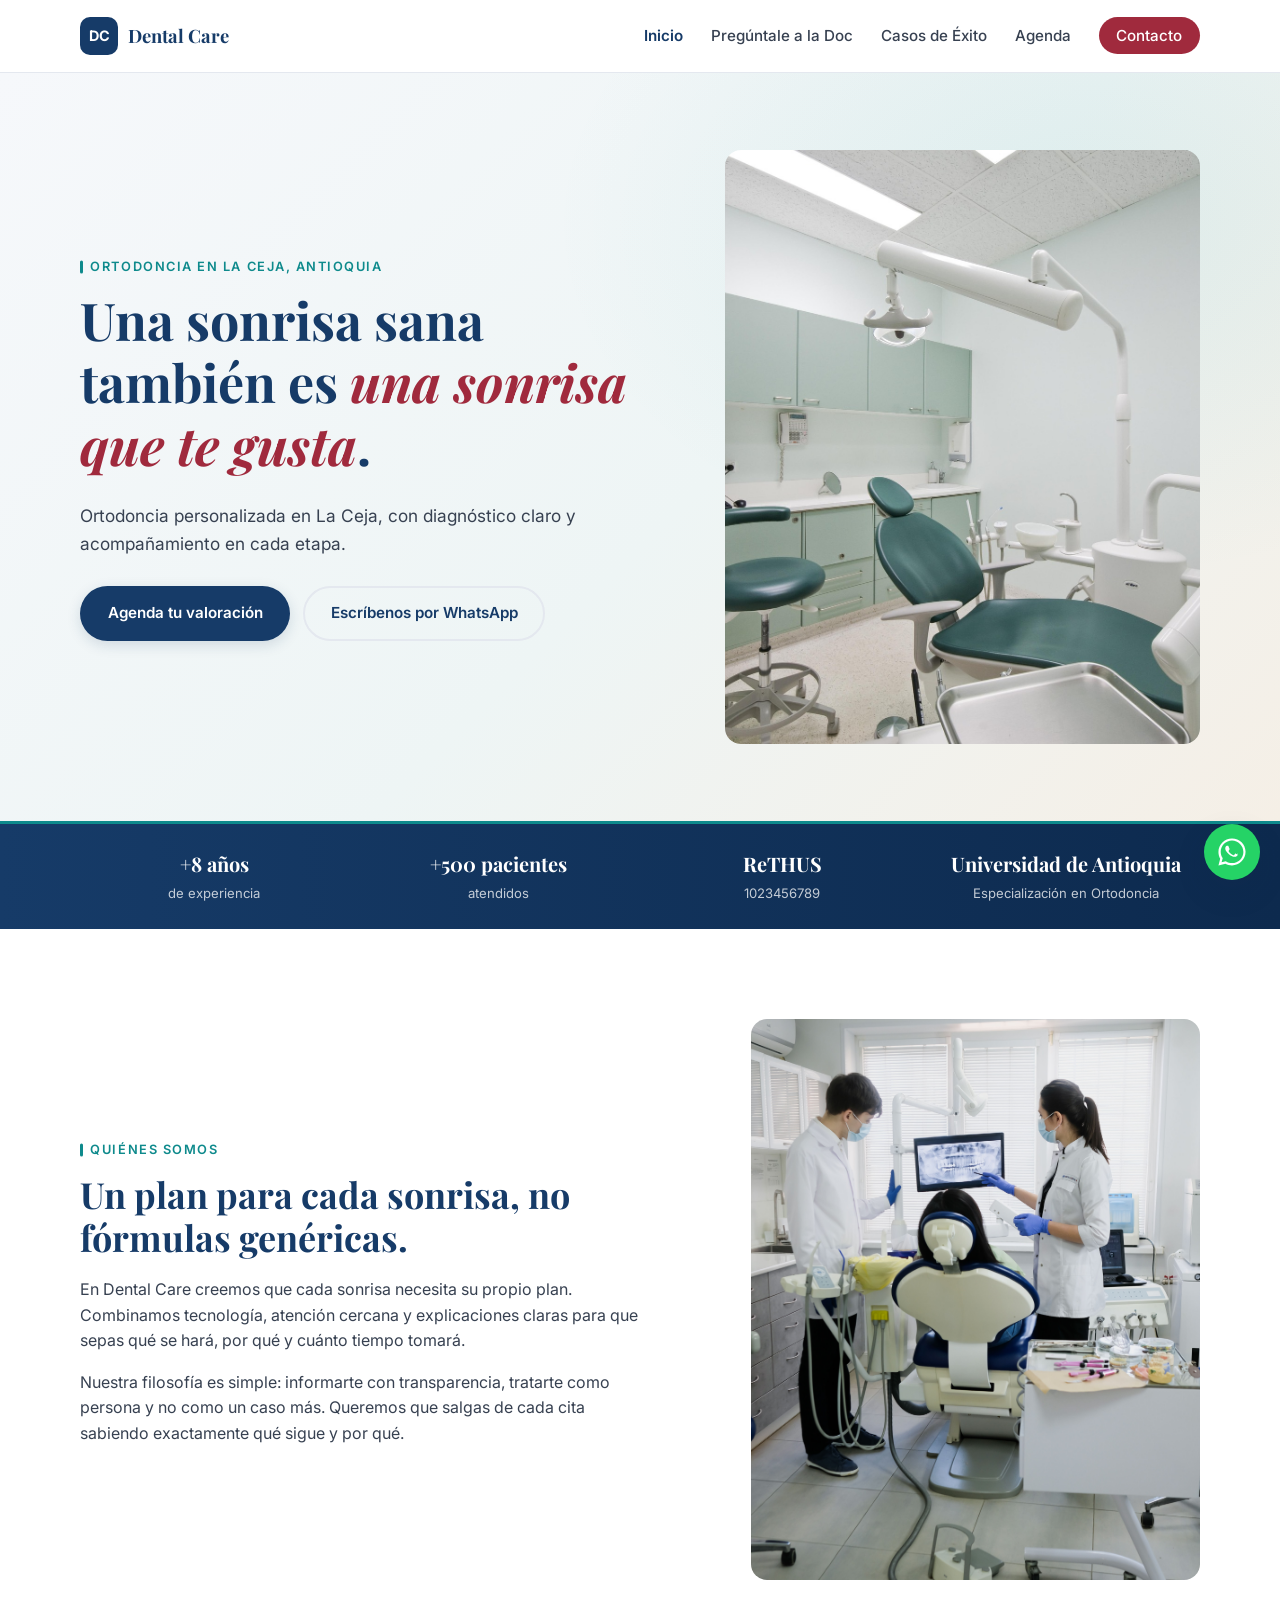
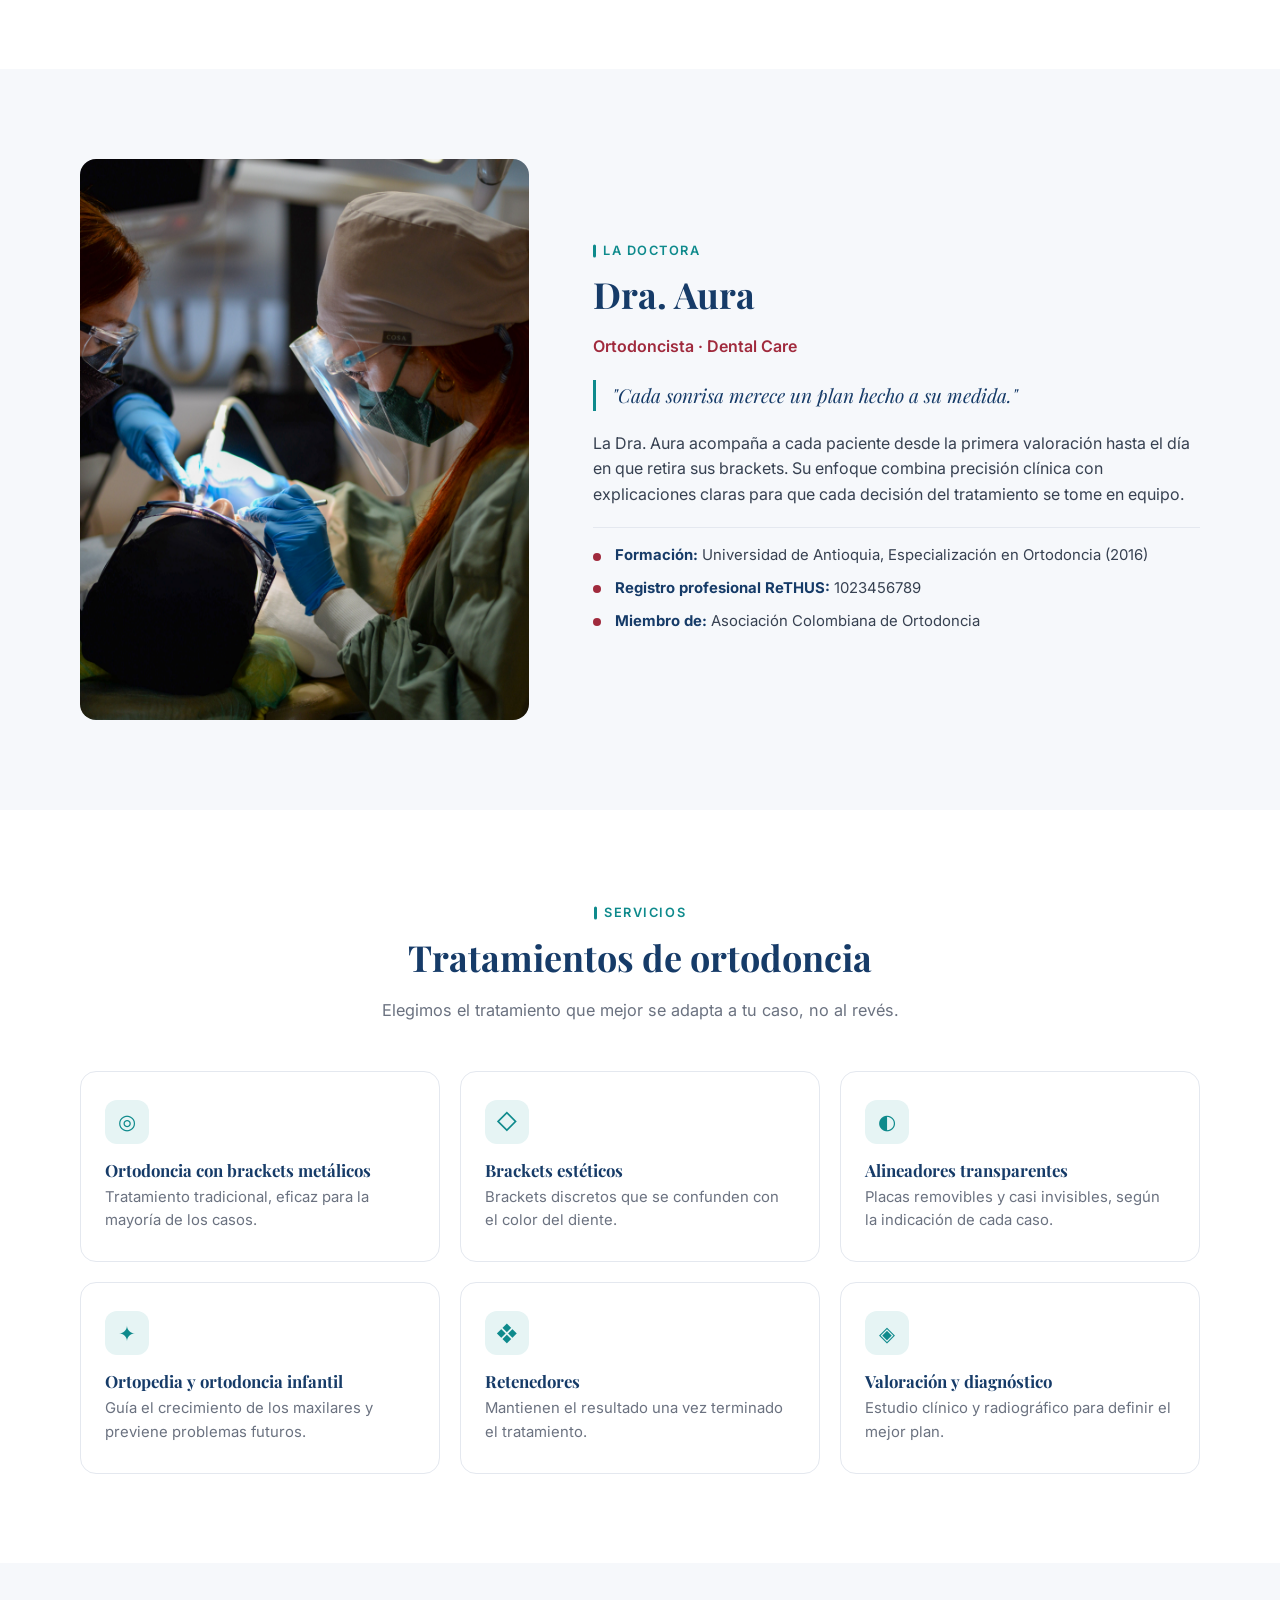
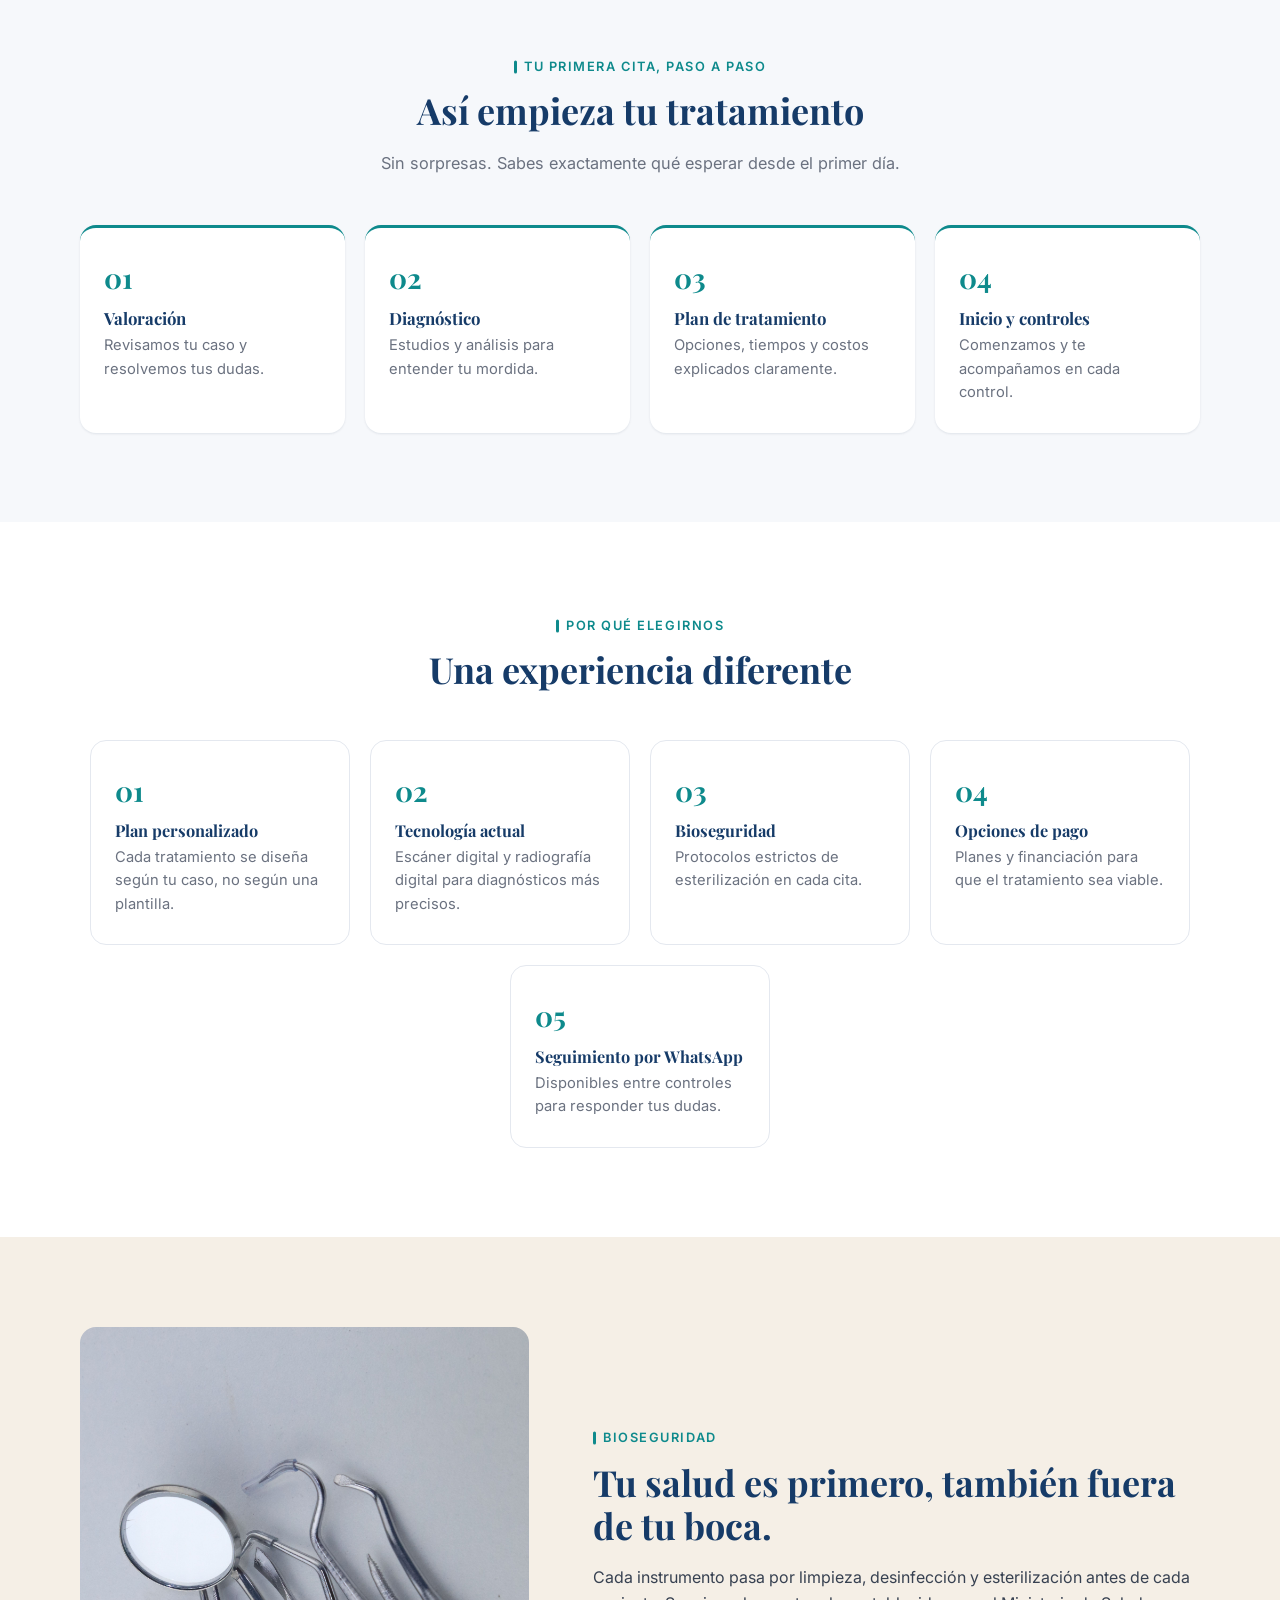
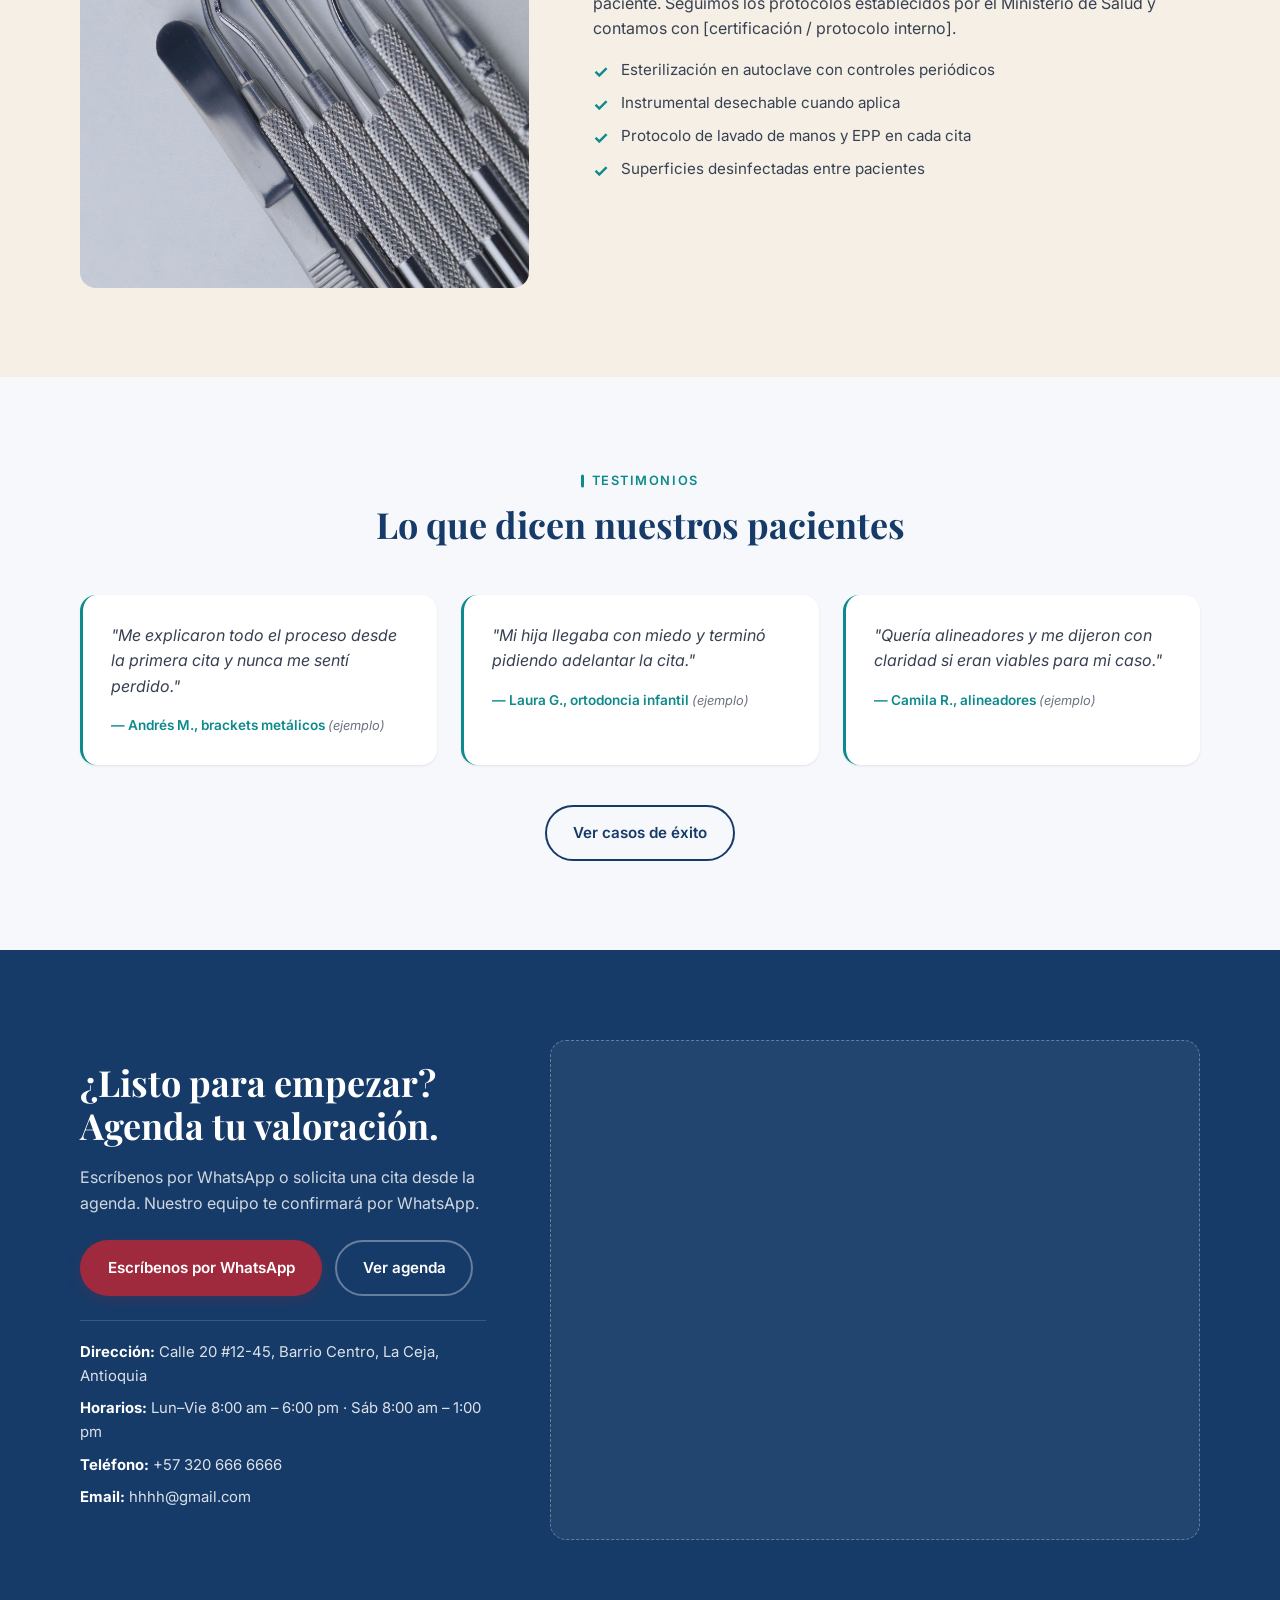
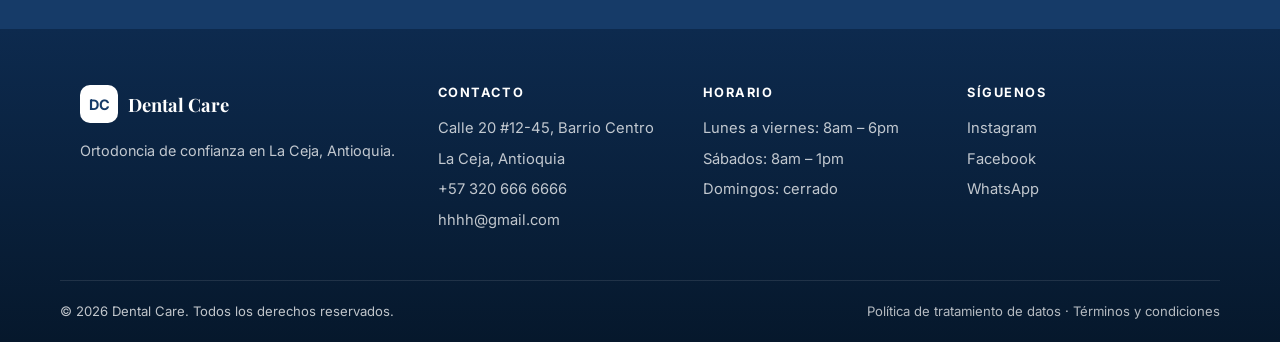
<file: index.html>
<!DOCTYPE html>
<html lang="es">
<head>
  <meta charset="UTF-8" />
  <meta name="viewport" content="width=device-width, initial-scale=1.0" />
  <title>Dental Care | Ortodoncia en La Ceja, Antioquia</title>
  <meta name="description" content="Ortodoncia personalizada, brackets y alineadores en La Ceja, Antioquia. Diagnóstico claro y acompañamiento en cada etapa. Agenda tu valoración en Dental Care." />
  <link rel="preconnect" href="https://fonts.googleapis.com" />
  <link rel="preconnect" href="https://fonts.gstatic.com" crossorigin />
  <link href="https://fonts.googleapis.com/css2?family=Inter:wght@400;500;600;700&family=Playfair+Display:ital,wght@0,600;0,700;1,600&display=swap" rel="stylesheet" />
  <link rel="stylesheet" href="styles.css" />
</head>
<body>

  <!-- ============ HEADER ============ -->
  <header class="site-header">
    <div class="container header-inner">
      <a href="index.html" class="logo" aria-label="Dental Care - Inicio">
        <span class="logo-mark">DC</span>
        <span class="logo-text">Dental Care</span>
      </a>

      <button class="nav-toggle" aria-label="Abrir menú" aria-expanded="false" aria-controls="main-nav">
        <span></span><span></span><span></span>
      </button>

      <nav id="main-nav" class="main-nav" aria-label="Navegación principal">
        <ul>
          <li><a href="index.html" class="active">Inicio</a></li>
          <li><a href="FAQ.html">Pregúntale a la Doc</a></li>
          <li><a href="casos.html">Casos de Éxito</a></li>
          <li><a href="agenda.html">Agenda</a></li>
          <li><a href="#contacto" class="nav-cta">Contacto</a></li>
        </ul>
      </nav>
    </div>
  </header>

  <!-- ============ HERO ============ -->
  <section class="hero">
    <div class="container hero-inner">
      <div class="hero-content">
        <p class="eyebrow">Ortodoncia en La Ceja, Antioquia</p>
        <h1>Una sonrisa sana también es <em>una sonrisa que te gusta</em>.</h1>
        <p class="hero-sub">
          Ortodoncia personalizada en La Ceja, con diagnóstico claro y
          acompañamiento en cada etapa.
        </p>
        <div class="hero-actions">
          <a href="agenda.html" class="btn btn-primary">Agenda tu valoración</a>
          <a href="https://wa.me/573206666666?text=Hola%2C%20quisiera%20agendar%20una%20valoraci%C3%B3n%20en%20Dental%20Care." class="btn btn-ghost" target="_blank" rel="noopener">Escríbenos por WhatsApp</a>
        </div>
      </div>
      <div class="hero-media">
        <img src="images/hero.jpg" class="media-img">
      </div>
    </div>
  </section>

  <!-- ============ TRUST BAR ============ -->
  <section class="trust-bar" aria-label="Credenciales">
    <div class="container trust-inner">
      <div class="trust-item"><strong>+8 años</strong><span>de experiencia</span></div>
      <div class="trust-item"><strong>+500 pacientes</strong><span>atendidos</span></div>
      <div class="trust-item"><strong>ReTHUS</strong><span>1023456789</span></div>
      <div class="trust-item"><strong>Universidad de Antioquia</strong><span>Especialización en Ortodoncia</span></div>
    </div>
  </section>

  <!-- ============ QUIÉNES SOMOS ============ -->
  <section class="section philosophy">
    <div class="container philosophy-inner">
      <div class="philosophy-content">
        <p class="eyebrow">Quiénes somos</p>
        <h2>Un plan para cada sonrisa, no fórmulas genéricas.</h2>
        <p>
          En Dental Care creemos que cada sonrisa necesita su propio plan.
          Combinamos tecnología, atención cercana y explicaciones claras para
          que sepas qué se hará, por qué y cuánto tiempo tomará.
        </p>
        <p>
          Nuestra filosofía es simple: informarte con transparencia, tratarte
          como persona y no como un caso más. Queremos que salgas de cada cita
          sabiendo exactamente qué sigue y por qué.
        </p>
      </div>
      <div class="philosophy-media">
        <img src="images/consultorio.jpg" class="media-img">
      </div>
    </div>
  </section>

  <!-- ============ LA DOCTORA ============ -->
  <section class="section about">
    <div class="container about-inner">
      <div class="about-media">
        <img src="images/doctora.jpg" class="media-img">
      </div>
      <div class="about-content">
        <p class="eyebrow">La doctora</p>
        <h2>Dra. Aura</h2>
        <p class="about-role">Ortodoncista · Dental Care</p>
        <p class="about-quote">
          "Cada sonrisa merece un plan hecho a su medida."
        </p>
        <p>
          La Dra. Aura acompaña a cada paciente desde la primera valoración
          hasta el día en que retira sus brackets. Su enfoque combina precisión
          clínica con explicaciones claras para que cada decisión del tratamiento
          se tome en equipo.
        </p>
        <ul class="about-list">
          <li><strong>Formación:</strong> Universidad de Antioquia, Especialización en Ortodoncia (2016)</li>
          <li><strong>Registro profesional ReTHUS:</strong> 1023456789</li>
          <li><strong>Miembro de:</strong> Asociación Colombiana de Ortodoncia</li>
        </ul>
      </div>
    </div>
  </section>

  <!-- ============ SERVICIOS ============ -->
  <section id="servicios" class="section services">
    <div class="container">
      <header class="section-head">
        <p class="eyebrow">Servicios</p>
        <h2>Tratamientos de ortodoncia</h2>
        <p class="section-sub">Elegimos el tratamiento que mejor se adapta a tu caso, no al revés.</p>
      </header>

      <div class="services-grid">
        <article class="service-card">
          <div class="service-icon" aria-hidden="true">◎</div>
          <h3>Ortodoncia con brackets metálicos</h3>
          <p>Tratamiento tradicional, eficaz para la mayoría de los casos.</p>
        </article>
        <article class="service-card">
          <div class="service-icon" aria-hidden="true">◇</div>
          <h3>Brackets estéticos</h3>
          <p>Brackets discretos que se confunden con el color del diente.</p>
        </article>
        <article class="service-card">
          <div class="service-icon" aria-hidden="true">◐</div>
          <h3>Alineadores transparentes</h3>
          <p>Placas removibles y casi invisibles, según la indicación de cada caso.</p>
        </article>
        <article class="service-card">
          <div class="service-icon" aria-hidden="true">✦</div>
          <h3>Ortopedia y ortodoncia infantil</h3>
          <p>Guía el crecimiento de los maxilares y previene problemas futuros.</p>
        </article>
        <article class="service-card">
          <div class="service-icon" aria-hidden="true">❖</div>
          <h3>Retenedores</h3>
          <p>Mantienen el resultado una vez terminado el tratamiento.</p>
        </article>
        <article class="service-card">
          <div class="service-icon" aria-hidden="true">◈</div>
          <h3>Valoración y diagnóstico</h3>
          <p>Estudio clínico y radiográfico para definir el mejor plan.</p>
        </article>
      </div>
    </div>
  </section>

  <!-- ============ TU PRIMERA CITA, PASO A PASO ============ -->
  <section class="section process">
    <div class="container">
      <header class="section-head">
        <p class="eyebrow">Tu primera cita, paso a paso</p>
        <h2>Así empieza tu tratamiento</h2>
        <p class="section-sub">Sin sorpresas. Sabes exactamente qué esperar desde el primer día.</p>
      </header>

      <ol class="process-steps">
        <li class="process-step">
          <span class="step-number">01</span>
          <h3>Valoración</h3>
          <p>Revisamos tu caso y resolvemos tus dudas.</p>
        </li>
        <li class="process-step">
          <span class="step-number">02</span>
          <h3>Diagnóstico</h3>
          <p>Estudios y análisis para entender tu mordida.</p>
        </li>
        <li class="process-step">
          <span class="step-number">03</span>
          <h3>Plan de tratamiento</h3>
          <p>Opciones, tiempos y costos explicados claramente.</p>
        </li>
        <li class="process-step">
          <span class="step-number">04</span>
          <h3>Inicio y controles</h3>
          <p>Comenzamos y te acompañamos en cada control.</p>
        </li>
      </ol>
    </div>
  </section>

  <!-- ============ POR QUÉ ELEGIRNOS ============ -->
  <section class="section why">
    <div class="container">
      <header class="section-head">
        <p class="eyebrow">Por qué elegirnos</p>
        <h2>Una experiencia diferente</h2>
      </header>

      <div class="why-grid why-grid-5">
        <div class="why-card">
          <span class="why-number">01</span>
          <h3>Plan personalizado</h3>
          <p>Cada tratamiento se diseña según tu caso, no según una plantilla.</p>
        </div>
        <div class="why-card">
          <span class="why-number">02</span>
          <h3>Tecnología actual</h3>
          <p>Escáner digital y radiografía digital para diagnósticos más precisos.</p>
        </div>
        <div class="why-card">
          <span class="why-number">03</span>
          <h3>Bioseguridad</h3>
          <p>Protocolos estrictos de esterilización en cada cita.</p>
        </div>
        <div class="why-card">
          <span class="why-number">04</span>
          <h3>Opciones de pago</h3>
          <p>Planes y financiación para que el tratamiento sea viable.</p>
        </div>
        <div class="why-card">
          <span class="why-number">05</span>
          <h3>Seguimiento por WhatsApp</h3>
          <p>Disponibles entre controles para responder tus dudas.</p>
        </div>
      </div>
    </div>
  </section>

  <!-- ============ BIOSEGURIDAD ============ -->
  <section class="section bioseguridad">
    <div class="container bioseguridad-inner">
      <div class="bioseguridad-media">
        <img src="images/instrumental.jpg" class="media-img">
      </div>
      <div class="bioseguridad-content">
        <p class="eyebrow">Bioseguridad</p>
        <h2>Tu salud es primero, también fuera de tu boca.</h2>
        <p>
          Cada instrumento pasa por limpieza, desinfección y esterilización
          antes de cada paciente. Seguimos los protocolos establecidos por el
          Ministerio de Salud y contamos con [certificación / protocolo interno].
        </p>
        <ul class="bioseguridad-list">
          <li>Esterilización en autoclave con controles periódicos</li>
          <li>Instrumental desechable cuando aplica</li>
          <li>Protocolo de lavado de manos y EPP en cada cita</li>
          <li>Superficies desinfectadas entre pacientes</li>
        </ul>
      </div>
    </div>
  </section>

  <!-- ============ TESTIMONIOS TEASER ============ -->
  <section class="section testimonials">
    <div class="container">
      <header class="section-head">
        <p class="eyebrow">Testimonios</p>
        <h2>Lo que dicen nuestros pacientes</h2>
      </header>

      <div class="testimonials-grid">
        <blockquote class="testimonial">
          <p>"Me explicaron todo el proceso desde la primera cita y nunca me sentí perdido."</p>
          <footer>— Andrés M., brackets metálicos <em>(ejemplo)</em></footer>
        </blockquote>
        <blockquote class="testimonial">
          <p>"Mi hija llegaba con miedo y terminó pidiendo adelantar la cita."</p>
          <footer>— Laura G., ortodoncia infantil <em>(ejemplo)</em></footer>
        </blockquote>
        <blockquote class="testimonial">
          <p>"Quería alineadores y me dijeron con claridad si eran viables para mi caso."</p>
          <footer>— Camila R., alineadores <em>(ejemplo)</em></footer>
        </blockquote>
      </div>

      <div class="center">
        <a href="casos.html" class="btn btn-outline">Ver casos de éxito</a>
      </div>
    </div>
  </section>

  <!-- ============ CTA FINAL + MAPA ============ -->
  <section id="contacto" class="section final-cta">
    <div class="container">
      <div class="final-cta-inner">
        <div class="final-cta-text">
          <h2>¿Listo para empezar? Agenda tu valoración.</h2>
          <p>Escríbenos por WhatsApp o solicita una cita desde la agenda. Nuestro equipo te confirmará por WhatsApp.</p>
          <div class="hero-actions">
            <a href="https://wa.me/573206666666?text=Hola%2C%20quisiera%20agendar%20una%20valoraci%C3%B3n%20en%20Dental%20Care." class="btn btn-vinotinto" target="_blank" rel="noopener">Escríbenos por WhatsApp</a>
            <a href="agenda.html" class="btn btn-ghost btn-ghost-light">Ver agenda</a>
          </div>
          <ul class="contact-list">
            <li><strong>Dirección:</strong> Calle 20 #12-45, Barrio Centro, La Ceja, Antioquia</li>
            <li><strong>Horarios:</strong> Lun–Vie 8:00 am – 6:00 pm · Sáb 8:00 am – 1:00 pm</li>
            <li><strong>Teléfono:</strong> <a href="tel:+573206666666">+57 320 666 6666</a></li>
            <li><strong>Email:</strong> <a href="mailto:hhhh@gmail.com">hhhh@gmail.com</a></li>
          </ul>
        </div>
        <div class="map-placeholder">
<iframe src="https://www.google.com/maps/embed?pb=!1m14!1m12!1m3!1d274.4605690419432!2d-75.43576580539445!3d6.031588765302371!2m3!1f0!2f0!3f0!3m2!1i1024!2i768!4f13.1!5e1!3m2!1ses-419!2sco!4v1795130765858!5m2!1ses-419!2sco" width="600" height="450" style="border:0;" allowfullscreen="" loading="lazy" referrerpolicy="strict-origin-when-cross-origin"></iframe>        </div>
      </div>
    </div>
  </section>

  <!-- ============ FOOTER ============ -->
  <footer class="site-footer">
    <div class="container footer-grid">
      <div>
        <a href="index.html" class="logo logo-light">
          <span class="logo-mark">DC</span>
          <span class="logo-text">Dental Care</span>
        </a>
        <p class="footer-desc">Ortodoncia de confianza en La Ceja, Antioquia.</p>
      </div>

      <div>
        <h4>Contacto</h4>
        <ul class="footer-list">
          <li>Calle 20 #12-45, Barrio Centro</li>
          <li>La Ceja, Antioquia</li>
          <li><a href="tel:+573206666666">+57 320 666 6666</a></li>
          <li><a href="mailto:hhhh@gmail.com">hhhh@gmail.com</a></li>
        </ul>
      </div>

      <div>
        <h4>Horario</h4>
        <ul class="footer-list">
          <li>Lunes a viernes: 8am – 6pm</li>
          <li>Sábados: 8am – 1pm</li>
          <li>Domingos: cerrado</li>
        </ul>
      </div>

      <div>
        <h4>Síguenos</h4>
        <ul class="footer-list">
          <li><a href="https://instagram.com/dentalcare.laceja" target="_blank" rel="noopener">Instagram</a></li>
          <li><a href="https://facebook.com/dentalcare.laceja" target="_blank" rel="noopener">Facebook</a></li>
          <li><a href="https://wa.me/573206666666" target="_blank" rel="noopener">WhatsApp</a></li>
        </ul>
      </div>
    </div>

    <div class="container footer-bottom">
      <p>© <span id="year"></span> Dental Care. Todos los derechos reservados.</p>
      <p>
        <a href="privacidad.html">Política de tratamiento de datos</a> ·
        <a href="terminos.html">Términos y condiciones</a>
      </p>
    </div>
  </footer>

  <!-- ============ WHATSAPP FLOATING ============ -->
  <a href="https://wa.me/573206666666?text=Hola%2C%20quisiera%20agendar%20una%20valoraci%C3%B3n%20en%20Dental%20Care."
     class="whatsapp-float" aria-label="Escríbenos por WhatsApp" target="_blank" rel="noopener">
    <svg viewBox="0 0 32 32" width="28" height="28" aria-hidden="true">
      <path fill="currentColor" d="M16 .5C7.4.5.5 7.4.5 16c0 2.8.7 5.4 2 7.7L.5 31.5l8-2.1c2.2 1.2 4.8 1.9 7.5 1.9 8.6 0 15.5-6.9 15.5-15.5S24.6.5 16 .5zm0 28.2c-2.4 0-4.7-.6-6.7-1.8l-.5-.3-4.7 1.2 1.3-4.6-.3-.5c-1.3-2.1-2-4.5-2-7 0-7.1 5.8-12.9 12.9-12.9S29 8.9 29 16s-5.8 12.7-13 12.7zm7.1-9.5c-.4-.2-2.3-1.1-2.6-1.3-.4-.1-.6-.2-.9.2-.3.4-1 1.3-1.2 1.5-.2.2-.4.3-.8.1-.4-.2-1.7-.6-3.2-2-1.2-1-2-2.3-2.2-2.7-.2-.4 0-.6.2-.8.2-.2.4-.4.5-.7.2-.2.2-.4.3-.6.1-.2 0-.4 0-.6-.1-.2-.9-2.1-1.2-2.9-.3-.7-.6-.6-.9-.6h-.7c-.2 0-.6.1-.9.4-.3.4-1.2 1.2-1.2 2.8 0 1.7 1.2 3.3 1.4 3.5.2.2 2.4 3.7 5.9 5.1.8.4 1.5.6 2 .7.8.3 1.6.2 2.2.1.7-.1 2.3-.9 2.6-1.8.3-.9.3-1.7.2-1.8-.1-.2-.4-.2-.8-.4z"/>
    </svg>
  </a>

  <script src="script.js" defer></script>
</body>
</html>
</file>
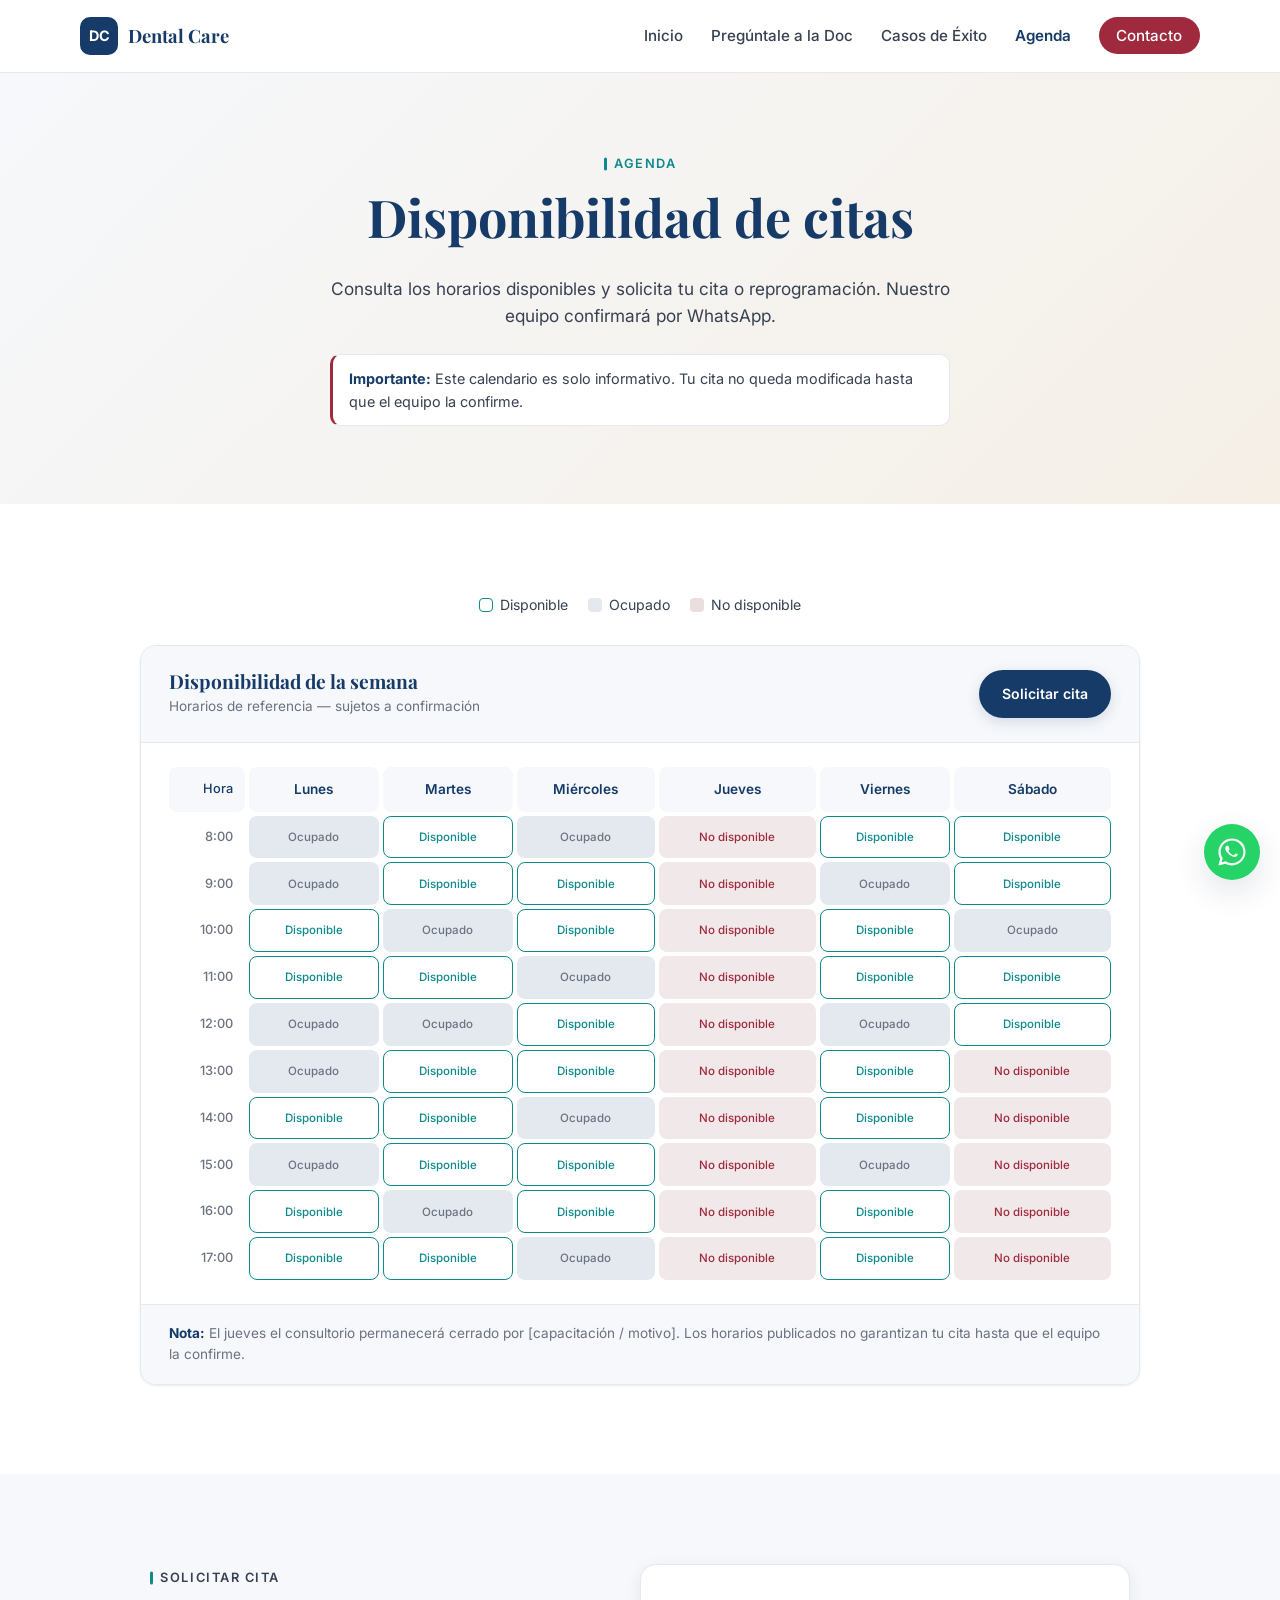
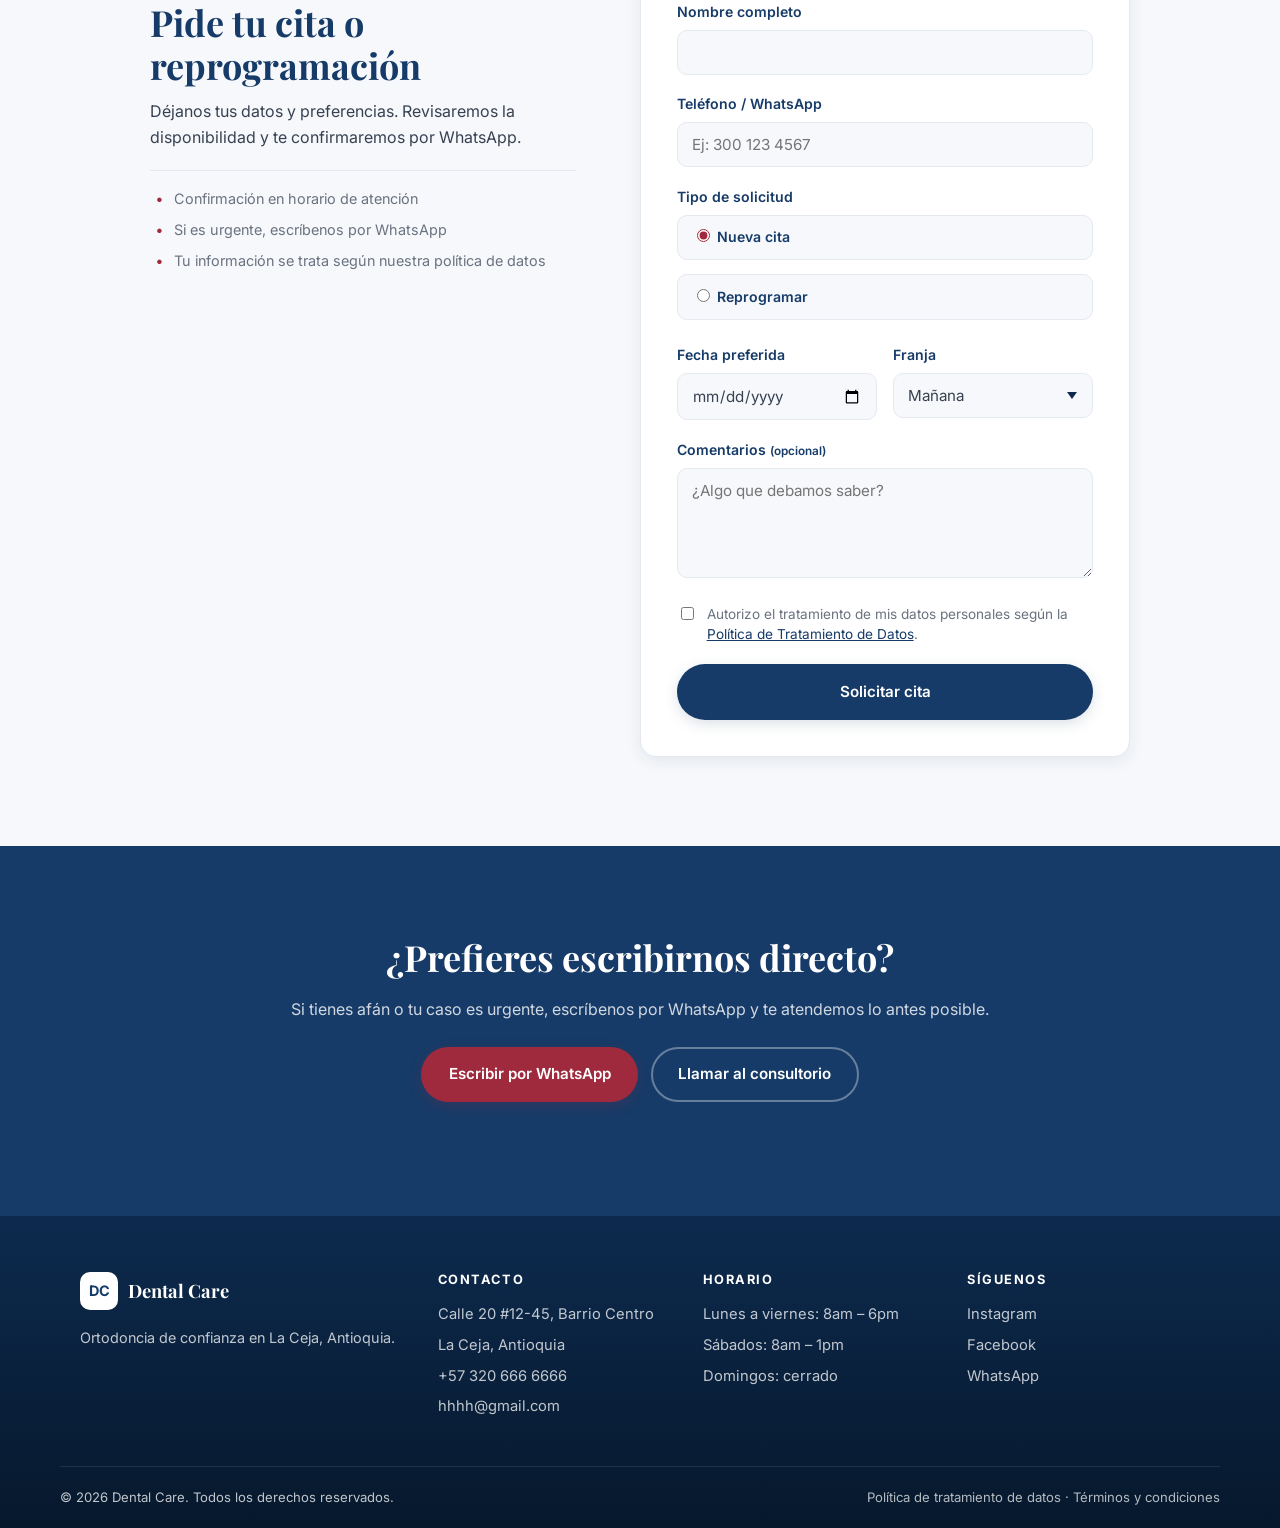
<file: agenda.html>
<!DOCTYPE html>
<html lang="es">
<head>
  <meta charset="UTF-8" />
  <meta name="viewport" content="width=device-width, initial-scale=1.0" />
  <title>Agenda | Dental Care</title>
  <meta name="description" content="Consulta la disponibilidad de citas en Dental Care y solicita tu cita o reprogramación. Nuestro equipo confirmará por WhatsApp." />
  <link rel="preconnect" href="https://fonts.googleapis.com" />
  <link rel="preconnect" href="https://fonts.gstatic.com" crossorigin />
  <link href="https://fonts.googleapis.com/css2?family=Inter:wght@400;500;600;700&family=Playfair+Display:ital,wght@0,600;0,700;1,600&display=swap" rel="stylesheet" />
  <link rel="stylesheet" href="styles.css" />
</head>
<body>

  <!-- ============ HEADER ============ -->
  <header class="site-header">
    <div class="container header-inner">
      <a href="index.html" class="logo" aria-label="Dental Care - Inicio">
        <span class="logo-mark">DC</span>
        <span class="logo-text">Dental Care</span>
      </a>
      <button class="nav-toggle" aria-label="Abrir menú" aria-expanded="false" aria-controls="main-nav">
        <span></span><span></span><span></span>
      </button>
      <nav id="main-nav" class="main-nav" aria-label="Navegación principal">
        <ul>
          <li><a href="index.html">Inicio</a></li>
          <li><a href="FAQ.html">Pregúntale a la Doc</a></li>
          <li><a href="casos.html">Casos de Éxito</a></li>
          <li><a href="agenda.html" class="active">Agenda</a></li>
          <li><a href="index.html#contacto" class="nav-cta">Contacto</a></li>
        </ul>
      </nav>
    </div>
  </header>

  <!-- ============ PAGE HERO ============ -->
  <section class="page-hero">
    <div class="container page-hero-inner">
      <p class="eyebrow">Agenda</p>
      <h1>Disponibilidad de citas</h1>
      <p class="page-hero-sub">
        Consulta los horarios disponibles y solicita tu cita o reprogramación.
        Nuestro equipo confirmará por WhatsApp.
      </p>
      <p class="disclaimer">
        <strong>Importante:</strong> Este calendario es solo informativo. Tu cita
        no queda modificada hasta que el equipo la confirme.
      </p>
    </div>
  </section>

  <!-- ============ CALENDAR ============ -->
  <section class="section agenda-section">
    <div class="container">

      <div class="agenda-legend" aria-label="Leyenda del calendario">
        <span class="legend-item"><span class="legend-dot legend-available"></span>Disponible</span>
        <span class="legend-item"><span class="legend-dot legend-busy"></span>Ocupado</span>
        <span class="legend-item"><span class="legend-dot legend-blocked"></span>No disponible</span>
      </div>

      <div class="agenda-card">
        <header class="agenda-header">
          <div>
            <h2>Disponibilidad de la semana</h2>
            <p class="agenda-sub">Horarios de referencia — sujetos a confirmación</p>
          </div>
          <a href="#solicitar" class="btn btn-primary">Solicitar cita</a>
        </header>

        <div class="agenda-scroll">
          <table class="agenda-table" aria-label="Calendario de disponibilidad semanal">
            <thead>
              <tr>
                <th scope="col" class="col-time">Hora</th>
                <th scope="col">Lunes</th>
                <th scope="col">Martes</th>
                <th scope="col">Miércoles</th>
                <th scope="col">Jueves</th>
                <th scope="col">Viernes</th>
                <th scope="col">Sábado</th>
              </tr>
            </thead>
            <tbody>
              <tr>
                <th scope="row" class="col-time">8:00</th>
                <td class="slot slot-busy">Ocupado</td>
                <td class="slot slot-available">Disponible</td>
                <td class="slot slot-busy">Ocupado</td>
                <td class="slot slot-blocked">No disponible</td>
                <td class="slot slot-available">Disponible</td>
                <td class="slot slot-available">Disponible</td>
              </tr>
              <tr>
                <th scope="row" class="col-time">9:00</th>
                <td class="slot slot-busy">Ocupado</td>
                <td class="slot slot-available">Disponible</td>
                <td class="slot slot-available">Disponible</td>
                <td class="slot slot-blocked">No disponible</td>
                <td class="slot slot-busy">Ocupado</td>
                <td class="slot slot-available">Disponible</td>
              </tr>
              <tr>
                <th scope="row" class="col-time">10:00</th>
                <td class="slot slot-available">Disponible</td>
                <td class="slot slot-busy">Ocupado</td>
                <td class="slot slot-available">Disponible</td>
                <td class="slot slot-blocked">No disponible</td>
                <td class="slot slot-available">Disponible</td>
                <td class="slot slot-busy">Ocupado</td>
              </tr>
              <tr>
                <th scope="row" class="col-time">11:00</th>
                <td class="slot slot-available">Disponible</td>
                <td class="slot slot-available">Disponible</td>
                <td class="slot slot-busy">Ocupado</td>
                <td class="slot slot-blocked">No disponible</td>
                <td class="slot slot-available">Disponible</td>
                <td class="slot slot-available">Disponible</td>
              </tr>
              <tr>
                <th scope="row" class="col-time">12:00</th>
                <td class="slot slot-busy">Ocupado</td>
                <td class="slot slot-busy">Ocupado</td>
                <td class="slot slot-available">Disponible</td>
                <td class="slot slot-blocked">No disponible</td>
                <td class="slot slot-busy">Ocupado</td>
                <td class="slot slot-available">Disponible</td>
              </tr>
              <tr>
                <th scope="row" class="col-time">13:00</th>
                <td class="slot slot-busy">Ocupado</td>
                <td class="slot slot-available">Disponible</td>
                <td class="slot slot-available">Disponible</td>
                <td class="slot slot-blocked">No disponible</td>
                <td class="slot slot-available">Disponible</td>
                <td class="slot slot-blocked">No disponible</td>
              </tr>
              <tr>
                <th scope="row" class="col-time">14:00</th>
                <td class="slot slot-available">Disponible</td>
                <td class="slot slot-available">Disponible</td>
                <td class="slot slot-busy">Ocupado</td>
                <td class="slot slot-blocked">No disponible</td>
                <td class="slot slot-available">Disponible</td>
                <td class="slot slot-blocked">No disponible</td>
              </tr>
              <tr>
                <th scope="row" class="col-time">15:00</th>
                <td class="slot slot-busy">Ocupado</td>
                <td class="slot slot-available">Disponible</td>
                <td class="slot slot-available">Disponible</td>
                <td class="slot slot-blocked">No disponible</td>
                <td class="slot slot-busy">Ocupado</td>
                <td class="slot slot-blocked">No disponible</td>
              </tr>
              <tr>
                <th scope="row" class="col-time">16:00</th>
                <td class="slot slot-available">Disponible</td>
                <td class="slot slot-busy">Ocupado</td>
                <td class="slot slot-available">Disponible</td>
                <td class="slot slot-blocked">No disponible</td>
                <td class="slot slot-available">Disponible</td>
                <td class="slot slot-blocked">No disponible</td>
              </tr>
              <tr>
                <th scope="row" class="col-time">17:00</th>
                <td class="slot slot-available">Disponible</td>
                <td class="slot slot-available">Disponible</td>
                <td class="slot slot-busy">Ocupado</td>
                <td class="slot slot-blocked">No disponible</td>
                <td class="slot slot-available">Disponible</td>
                <td class="slot slot-blocked">No disponible</td>
              </tr>
            </tbody>
          </table>
        </div>

        <p class="agenda-note">
          <strong>Nota:</strong> El jueves el consultorio permanecerá cerrado por
          [capacitación / motivo]. Los horarios publicados no garantizan tu cita
          hasta que el equipo la confirme.
        </p>
      </div>

    </div>
  </section>

  <!-- ============ REQUEST FORM ============ -->
  <section class="section form-section" id="solicitar">
    <div class="container form-inner">
      <div class="form-intro">
        <p class="eyebrow">Solicitar cita</p>
        <h2>Pide tu cita o reprogramación</h2>
        <p>
          Déjanos tus datos y preferencias. Revisaremos la disponibilidad y te
          confirmaremos por WhatsApp.
        </p>
        <ul class="form-notes">
          <li>Confirmación en horario de atención</li>
          <li>Si es urgente, escríbenos por WhatsApp</li>
          <li>Tu información se trata según nuestra política de datos</li>
        </ul>
      </div>

      <div class="form-container">
        <form class="contact-form" id="agenda-form">
          <div class="form-row">
            <label for="nombre">Nombre completo</label>
            <input type="text" id="nombre" name="nombre" required autocomplete="name" />
          </div>

          <div class="form-row">
            <label for="telefono">Teléfono / WhatsApp</label>
            <input type="tel" id="telefono" name="telefono" required autocomplete="tel" placeholder="Ej: 300 123 4567" />
          </div>

          <div class="form-row">
            <span class="label-text">Tipo de solicitud</span>
            <div class="radio-group radio-group-inline">
              <label class="radio">
                <input type="radio" name="tipo" value="nueva" checked />
                <span>Nueva cita</span>
              </label>
              <label class="radio">
                <input type="radio" name="tipo" value="reprogramar" />
                <span>Reprogramar</span>
              </label>
            </div>
          </div>

          <div class="form-row form-row-2">
            <div>
              <label for="fecha">Fecha preferida</label>
              <input type="date" id="fecha" name="fecha" required />
            </div>
            <div>
              <label for="franja">Franja</label>
              <select id="franja" name="franja">
                <option value="manana">Mañana</option>
                <option value="tarde">Tarde</option>
              </select>
            </div>
          </div>

          <div class="form-row">
            <label for="comentarios">Comentarios <small>(opcional)</small></label>
            <textarea id="comentarios" name="comentarios" rows="3" placeholder="¿Algo que debamos saber?"></textarea>
          </div>

          <label class="checkbox">
            <input type="checkbox" name="consent" required />
            <span>Autorizo el tratamiento de mis datos personales según la <a href="privacidad.html">Política de Tratamiento de Datos</a>.</span>
          </label>

          <button type="submit" class="btn btn-primary form-submit">Solicitar cita</button>
        </form>

        <div class="form-success" id="agenda-success" hidden>
          <div class="success-icon" aria-hidden="true">✓</div>
          <h3>Solicitud recibida</h3>
          <p>Recibimos tu solicitud. Te escribiremos pronto para confirmar.</p>
          <button type="button" class="btn btn-ghost" id="agenda-reset">Enviar otra solicitud</button>
        </div>
      </div>
    </div>
  </section>

  <!-- ============ FINAL CTA ============ -->
  <section class="section final-cta">
    <div class="container final-cta-text center">
      <h2>¿Prefieres escribirnos directo?</h2>
      <p>Si tienes afán o tu caso es urgente, escríbenos por WhatsApp y te atendemos lo antes posible.</p>
      <div class="hero-actions" style="justify-content:center">
        <a href="https://wa.me/573206666666?text=Hola%2C%20quiero%20agendar%20una%20cita%20en%20Dental%20Care." class="btn btn-vinotinto" target="_blank" rel="noopener">Escribir por WhatsApp</a>
        <a href="tel:+573206666666" class="btn btn-ghost btn-ghost-light">Llamar al consultorio</a>
      </div>
    </div>
  </section>

  <!-- ============ FOOTER ============ -->
  <footer class="site-footer">
    <div class="container footer-grid">
      <div>
        <a href="index.html" class="logo logo-light">
          <span class="logo-mark">DC</span>
          <span class="logo-text">Dental Care</span>
        </a>
        <p class="footer-desc">Ortodoncia de confianza en La Ceja, Antioquia.</p>
      </div>
      <div>
        <h4>Contacto</h4>
        <ul class="footer-list">
          <li>Calle 20 #12-45, Barrio Centro</li>
          <li>La Ceja, Antioquia</li>
          <li><a href="tel:+573206666666">+57 320 666 6666</a></li>
          <li><a href="mailto:hhhh@gmail.com">hhhh@gmail.com</a></li>
        </ul>
      </div>
      <div>
        <h4>Horario</h4>
        <ul class="footer-list">
          <li>Lunes a viernes: 8am – 6pm</li>
          <li>Sábados: 8am – 1pm</li>
          <li>Domingos: cerrado</li>
        </ul>
      </div>
      <div>
        <h4>Síguenos</h4>
        <ul class="footer-list">
          <li><a href="https://instagram.com/dentalcare.laceja" target="_blank" rel="noopener">Instagram</a></li>
          <li><a href="https://facebook.com/dentalcare.laceja" target="_blank" rel="noopener">Facebook</a></li>
          <li><a href="https://wa.me/573206666666" target="_blank" rel="noopener">WhatsApp</a></li>
        </ul>
      </div>
    </div>
    <div class="container footer-bottom">
      <p>© <span id="year"></span> Dental Care. Todos los derechos reservados.</p>
      <p>
        <a href="privacidad.html">Política de tratamiento de datos</a> ·
        <a href="terminos.html">Términos y condiciones</a>
      </p>
    </div>
  </footer>

  <!-- ============ WHATSAPP FLOAT ============ -->
  <a href="https://wa.me/573206666666?text=Hola%2C%20quiero%20agendar%20una%20cita%20en%20Dental%20Care."
     class="whatsapp-float" aria-label="Escríbenos por WhatsApp" target="_blank" rel="noopener">
    <svg viewBox="0 0 32 32" width="28" height="28" aria-hidden="true">
      <path fill="currentColor" d="M16 .5C7.4.5.5 7.4.5 16c0 2.8.7 5.4 2 7.7L.5 31.5l8-2.1c2.2 1.2 4.8 1.9 7.5 1.9 8.6 0 15.5-6.9 15.5-15.5S24.6.5 16 .5zm0 28.2c-2.4 0-4.7-.6-6.7-1.8l-.5-.3-4.7 1.2 1.3-4.6-.3-.5c-1.3-2.1-2-4.5-2-7 0-7.1 5.8-12.9 12.9-12.9S29 8.9 29 16s-5.8 12.7-13 12.7zm7.1-9.5c-.4-.2-2.3-1.1-2.6-1.3-.4-.1-.6-.2-.9.2-.3.4-1 1.3-1.2 1.5-.2.2-.4.3-.8.1-.4-.2-1.7-.6-3.2-2-1.2-1-2-2.3-2.2-2.7-.2-.4 0-.6.2-.8.2-.2.4-.4.5-.7.2-.2.2-.4.3-.6.1-.2 0-.4 0-.6-.1-.2-.9-2.1-1.2-2.9-.3-.7-.6-.6-.9-.6h-.7c-.2 0-.6.1-.9.4-.3.4-1.2 1.2-1.2 2.8 0 1.7 1.2 3.3 1.4 3.5.2.2 2.4 3.7 5.9 5.1.8.4 1.5.6 2 .7.8.3 1.6.2 2.2.1.7-.1 2.3-.9 2.6-1.8.3-.9.3-1.7.2-1.8-.1-.2-.4-.2-.8-.4z"/>
    </svg>
  </a>

  <script src="script.js" defer></script>
</body>
</html>
</file>
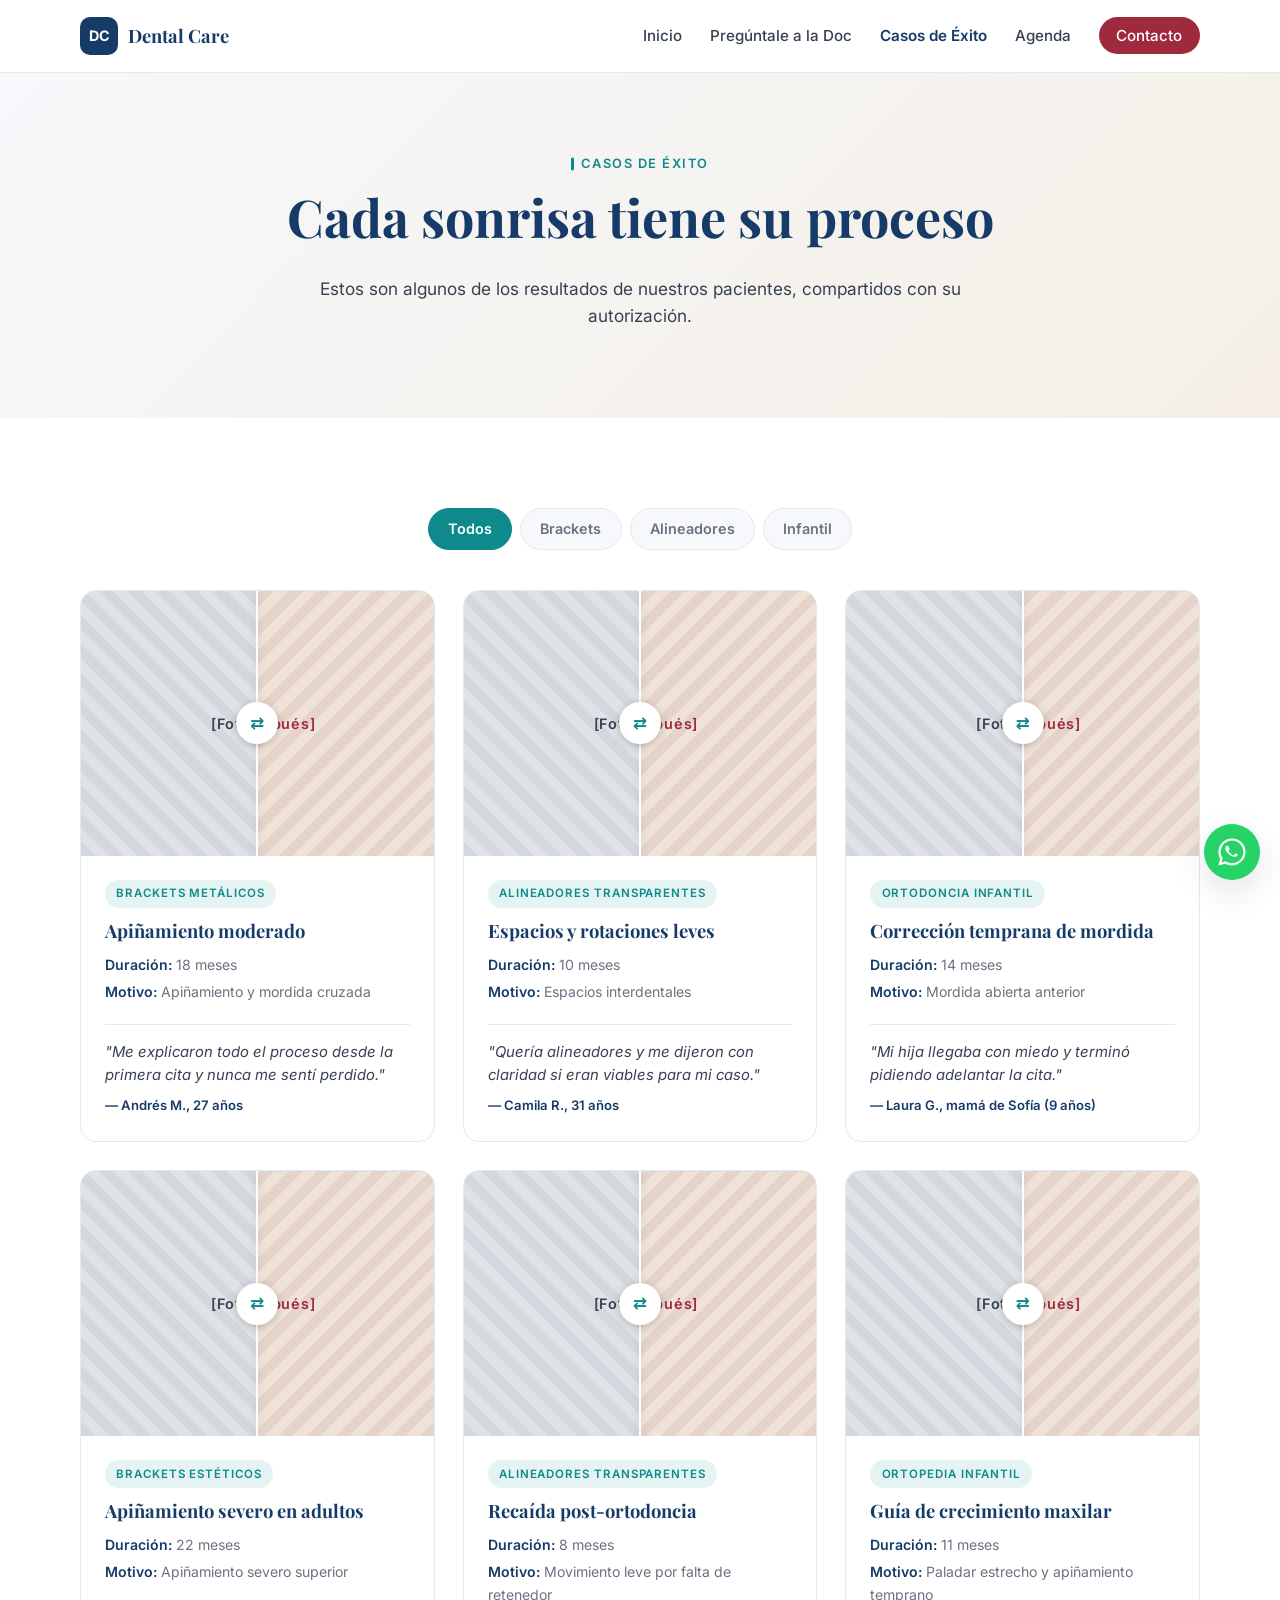
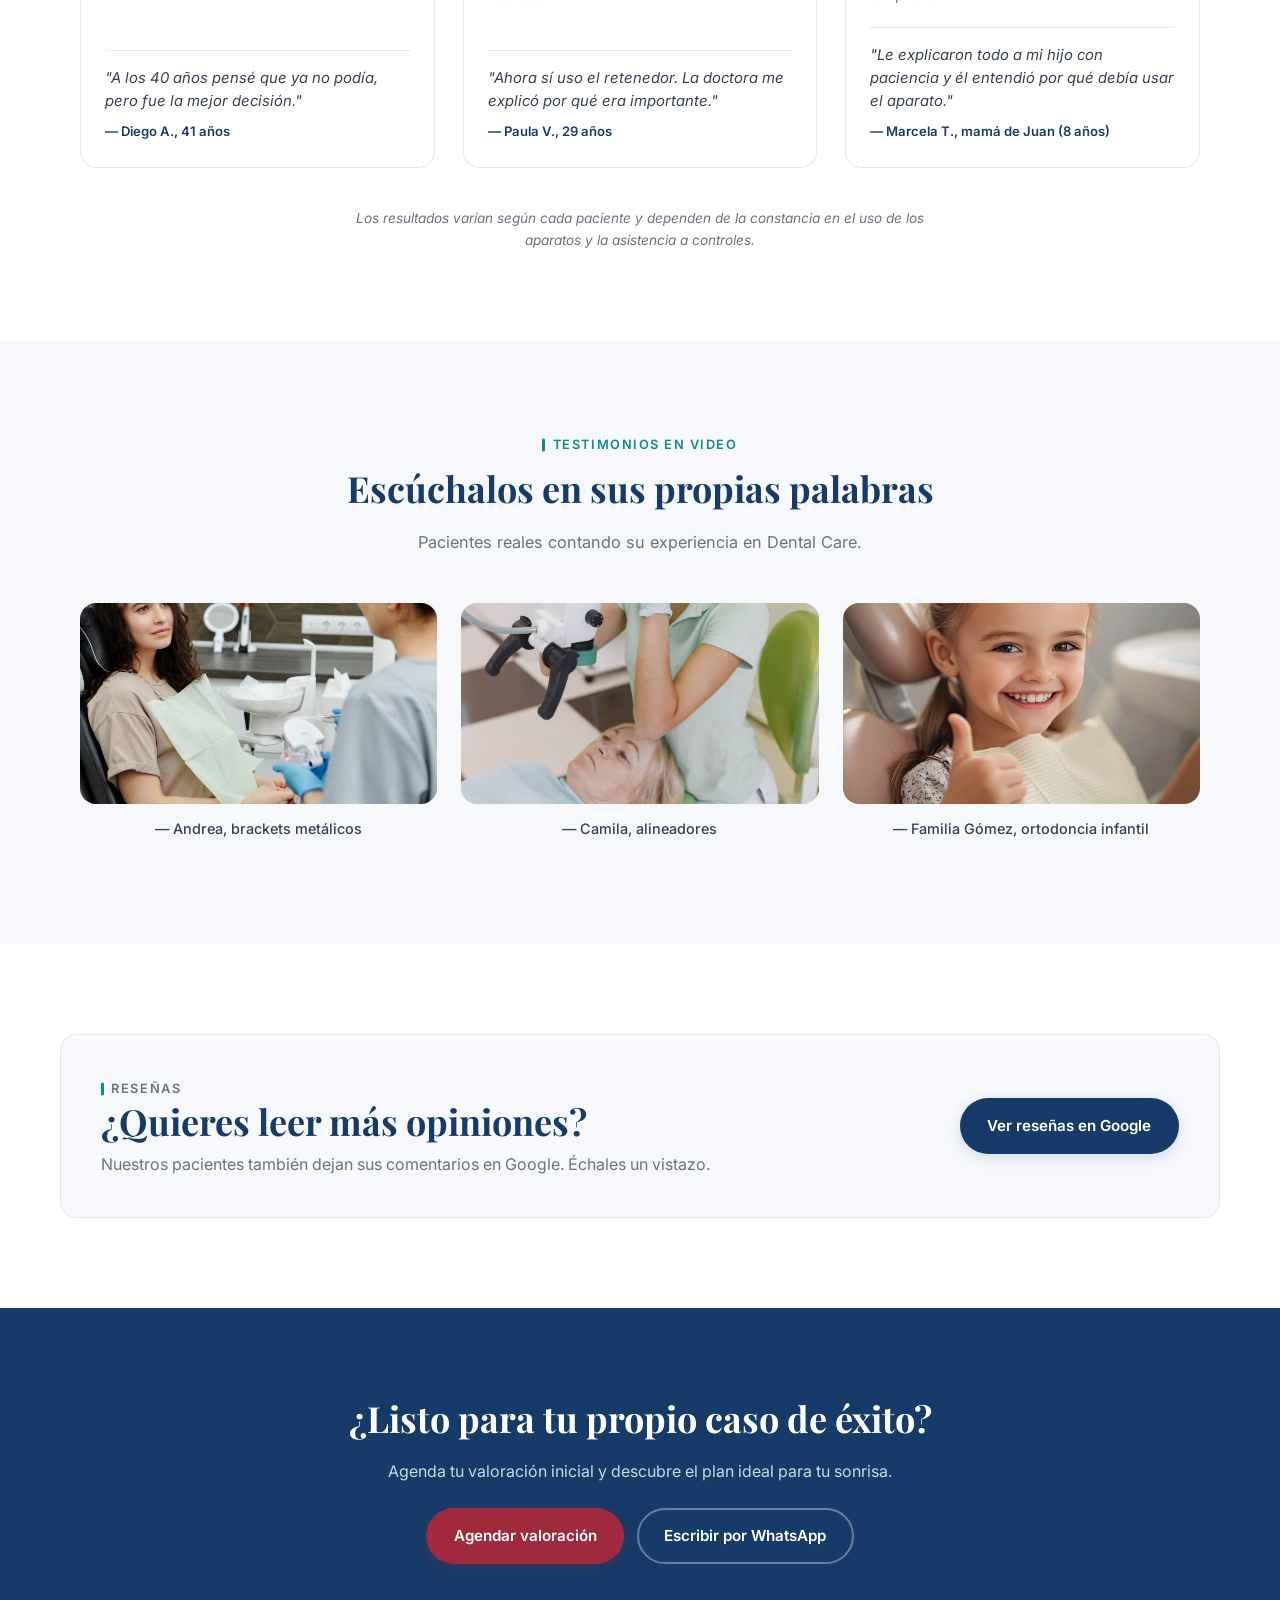
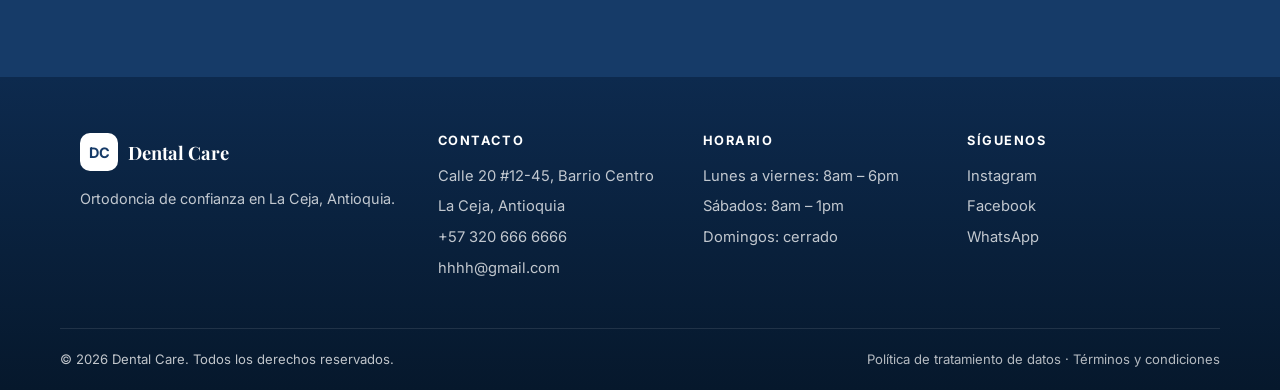
<file: casos.html>
<!DOCTYPE html>
<html lang="es">
<head>
  <meta charset="UTF-8" />
  <meta name="viewport" content="width=device-width, initial-scale=1.0" />
  <title>Casos de Éxito | Dental Care</title>
  <meta name="description" content="Resultados reales de pacientes de Dental Care en La Ceja. Brackets, alineadores y ortodoncia infantil — compartidos con autorización." />
  <link rel="preconnect" href="https://fonts.googleapis.com" />
  <link rel="preconnect" href="https://fonts.gstatic.com" crossorigin />
  <link href="https://fonts.googleapis.com/css2?family=Inter:wght@400;500;600;700&family=Playfair+Display:ital,wght@0,600;0,700;1,600&display=swap" rel="stylesheet" />
  <link rel="stylesheet" href="styles.css" />
</head>
<body>

  <!-- ============ HEADER ============ -->
  <header class="site-header">
    <div class="container header-inner">
      <a href="index.html" class="logo" aria-label="Dental Care - Inicio">
        <span class="logo-mark">DC</span>
        <span class="logo-text">Dental Care</span>
      </a>

      <button class="nav-toggle" aria-label="Abrir menú" aria-expanded="false" aria-controls="main-nav">
        <span></span><span></span><span></span>
      </button>

      <nav id="main-nav" class="main-nav" aria-label="Navegación principal">
        <ul>
          <li><a href="index.html">Inicio</a></li>
          <li><a href="FAQ.html">Pregúntale a la Doc</a></li>
          <li><a href="casos.html" class="active">Casos de Éxito</a></li>
          <li><a href="agenda.html">Agenda</a></li>
          <li><a href="index.html#contacto" class="nav-cta">Contacto</a></li>
        </ul>
      </nav>
    </div>
  </header>

  <!-- ============ PAGE HERO ============ -->
  <section class="page-hero">
    <div class="container page-hero-inner">
      <p class="eyebrow">Casos de Éxito</p>
      <h1>Cada sonrisa tiene su proceso</h1>
      <p class="page-hero-sub">
        Estos son algunos de los resultados de nuestros pacientes,
        compartidos con su autorización.
      </p>
    </div>
  </section>

  <!-- ============ FILTER + CASES GRID ============ -->
  <section class="section cases-section">
    <div class="container">

      <div class="filter-bar" role="group" aria-label="Filtrar casos por tratamiento">
        <button class="filter-btn active" data-filter="all">Todos</button>
        <button class="filter-btn" data-filter="brackets">Brackets</button>
        <button class="filter-btn" data-filter="alineadores">Alineadores</button>
        <button class="filter-btn" data-filter="infantil">Infantil</button>
      </div>

      <div class="cases-grid">

        <!-- Case 1 -->
        <article class="case-card" data-treatment="brackets">
          <div class="case-slider">
            <div class="case-before"><span>[Foto antes]</span></div>
            <div class="case-after"><span>[Foto después]</span></div>
            <div class="case-handle" aria-hidden="true"></div>
            <input type="range" class="case-range" min="0" max="100" value="50" aria-label="Comparar antes y después">
          </div>
          <div class="case-info">
            <span class="case-tag">Brackets metálicos</span>
            <h3>Apiñamiento moderado</h3>
            <ul class="case-meta">
              <li><strong>Duración:</strong> 18 meses</li>
              <li><strong>Motivo:</strong> Apiñamiento y mordida cruzada</li>
            </ul>
            <blockquote class="case-quote">
              "Me explicaron todo el proceso desde la primera cita y nunca me sentí perdido."
              <footer>— Andrés M., 27 años</footer>
            </blockquote>
          </div>
        </article>

        <!-- Case 2 -->
        <article class="case-card" data-treatment="alineadores">
          <div class="case-slider">
            <div class="case-before"><span>[Foto antes]</span></div>
            <div class="case-after"><span>[Foto después]</span></div>
            <div class="case-handle" aria-hidden="true"></div>
            <input type="range" class="case-range" min="0" max="100" value="50" aria-label="Comparar antes y después">
          </div>
          <div class="case-info">
            <span class="case-tag">Alineadores transparentes</span>
            <h3>Espacios y rotaciones leves</h3>
            <ul class="case-meta">
              <li><strong>Duración:</strong> 10 meses</li>
              <li><strong>Motivo:</strong> Espacios interdentales</li>
            </ul>
            <blockquote class="case-quote">
              "Quería alineadores y me dijeron con claridad si eran viables para mi caso."
              <footer>— Camila R., 31 años</footer>
            </blockquote>
          </div>
        </article>

        <!-- Case 3 -->
        <article class="case-card" data-treatment="infantil">
          <div class="case-slider">
            <div class="case-before"><span>[Foto antes]</span></div>
            <div class="case-after"><span>[Foto después]</span></div>
            <div class="case-handle" aria-hidden="true"></div>
            <input type="range" class="case-range" min="0" max="100" value="50" aria-label="Comparar antes y después">
          </div>
          <div class="case-info">
            <span class="case-tag">Ortodoncia infantil</span>
            <h3>Corrección temprana de mordida</h3>
            <ul class="case-meta">
              <li><strong>Duración:</strong> 14 meses</li>
              <li><strong>Motivo:</strong> Mordida abierta anterior</li>
            </ul>
            <blockquote class="case-quote">
              "Mi hija llegaba con miedo y terminó pidiendo adelantar la cita."
              <footer>— Laura G., mamá de Sofía (9 años)</footer>
            </blockquote>
          </div>
        </article>

        <!-- Case 4 -->
        <article class="case-card" data-treatment="brackets">
          <div class="case-slider">
            <div class="case-before"><span>[Foto antes]</span></div>
            <div class="case-after"><span>[Foto después]</span></div>
            <div class="case-handle" aria-hidden="true"></div>
            <input type="range" class="case-range" min="0" max="100" value="50" aria-label="Comparar antes y después">
          </div>
          <div class="case-info">
            <span class="case-tag">Brackets estéticos</span>
            <h3>Apiñamiento severo en adultos</h3>
            <ul class="case-meta">
              <li><strong>Duración:</strong> 22 meses</li>
              <li><strong>Motivo:</strong> Apiñamiento severo superior</li>
            </ul>
            <blockquote class="case-quote">
              "A los 40 años pensé que ya no podía, pero fue la mejor decisión."
              <footer>— Diego A., 41 años</footer>
            </blockquote>
          </div>
        </article>

        <!-- Case 5 -->
        <article class="case-card" data-treatment="alineadores">
          <div class="case-slider">
            <div class="case-before"><span>[Foto antes]</span></div>
            <div class="case-after"><span>[Foto después]</span></div>
            <div class="case-handle" aria-hidden="true"></div>
            <input type="range" class="case-range" min="0" max="100" value="50" aria-label="Comparar antes y después">
          </div>
          <div class="case-info">
            <span class="case-tag">Alineadores transparentes</span>
            <h3>Recaída post-ortodoncia</h3>
            <ul class="case-meta">
              <li><strong>Duración:</strong> 8 meses</li>
              <li><strong>Motivo:</strong> Movimiento leve por falta de retenedor</li>
            </ul>
            <blockquote class="case-quote">
              "Ahora sí uso el retenedor. La doctora me explicó por qué era importante."
              <footer>— Paula V., 29 años</footer>
            </blockquote>
          </div>
        </article>

        <!-- Case 6 -->
        <article class="case-card" data-treatment="infantil">
          <div class="case-slider">
            <div class="case-before"><span>[Foto antes]</span></div>
            <div class="case-after"><span>[Foto después]</span></div>
            <div class="case-handle" aria-hidden="true"></div>
            <input type="range" class="case-range" min="0" max="100" value="50" aria-label="Comparar antes y después">
          </div>
          <div class="case-info">
            <span class="case-tag">Ortopedia infantil</span>
            <h3>Guía de crecimiento maxilar</h3>
            <ul class="case-meta">
              <li><strong>Duración:</strong> 11 meses</li>
              <li><strong>Motivo:</strong> Paladar estrecho y apiñamiento temprano</li>
            </ul>
            <blockquote class="case-quote">
              "Le explicaron todo a mi hijo con paciencia y él entendió por qué debía usar el aparato."
              <footer>— Marcela T., mamá de Juan (8 años)</footer>
            </blockquote>
          </div>
        </article>

      </div>

      <p class="cases-disclaimer">
        Los resultados varían según cada paciente y dependen de la constancia en
        el uso de los aparatos y la asistencia a controles.
      </p>

    </div>
  </section>

  <!-- ============ VIDEO TESTIMONIALS ============ -->
  <section class="section videos-section">
    <div class="container">
      <header class="section-head">
        <p class="eyebrow">Testimonios en video</p>
        <h2>Escúchalos en sus propias palabras</h2>
        <p class="section-sub">Pacientes reales contando su experiencia en Dental Care.</p>
      </header>

      <div class="videos-grid">
        <div class="video-card">
          <div class="video-placeholder">
            <img src="images/video-1.jpg" alt="Testimonio Andrea" style="width:100%;height:100%;object-fit:cover;">
            <span class="play-btn" aria-hidden="true">▶</span>
          </div>
          <p class="video-caption">— Andrea, brackets metálicos</p>
        </div>
        <div class="video-card">
          <div class="video-placeholder">
            <img src="images/video-2.jpg" alt="Testimonio Camila" style="width:100%;height:100%;object-fit:cover;">
            <span class="play-btn" aria-hidden="true">▶</span>
          </div>
          <p class="video-caption">— Camila, alineadores</p>
        </div>
        <div class="video-card">
          <div class="video-placeholder">
            <img src="images/video-3.jpg" alt="Testimonio Gomez" style="width:100%;height:100%;object-fit:cover;">
            <span class="play-btn" aria-hidden="true">▶</span>
          </div>
          <p class="video-caption">— Familia Gómez, ortodoncia infantil</p>
        </div>
      </div>
    </div>
  </section>

  <!-- ============ GOOGLE REVIEWS CTA ============ -->
  <section class="section reviews-cta">
    <div class="container reviews-cta-inner">
      <div>
        <p class="eyebrow">Reseñas</p>
        <h2>¿Quieres leer más opiniones?</h2>
        <p>Nuestros pacientes también dejan sus comentarios en Google. Échales un vistazo.</p>
      </div>
      <a href="[LINK_GOOGLE_REVIEWS]" class="btn btn-primary" target="_blank" rel="noopener">
        Ver reseñas en Google
      </a>
    </div>
  </section>

  <!-- ============ FINAL CTA ============ -->
  <section class="section final-cta">
    <div class="container final-cta-text center">
      <h2>¿Listo para tu propio caso de éxito?</h2>
      <p>Agenda tu valoración inicial y descubre el plan ideal para tu sonrisa.</p>
      <div class="hero-actions" style="justify-content:center">
        <a href="agenda.html" class="btn btn-vinotinto">Agendar valoración</a>
        <a href="https://wa.me/573206666666?text=Hola%2C%20vi%20los%20casos%20de%20%C3%A9xito%20y%20quiero%20agendar%20una%20valoraci%C3%B3n." class="btn btn-ghost btn-ghost-light" target="_blank" rel="noopener">Escribir por WhatsApp</a>
      </div>
    </div>
  </section>

  <!-- ============ FOOTER ============ -->
  <footer class="site-footer">
    <div class="container footer-grid">
      <div>
        <a href="index.html" class="logo logo-light">
          <span class="logo-mark">DC</span>
          <span class="logo-text">Dental Care</span>
        </a>
        <p class="footer-desc">Ortodoncia de confianza en La Ceja, Antioquia.</p>
      </div>

      <div>
        <h4>Contacto</h4>
        <ul class="footer-list">
          <li>Calle 20 #12-45, Barrio Centro</li>
          <li>La Ceja, Antioquia</li>
          <li><a href="tel:+573206666666">+57 320 666 6666</a></li>
          <li><a href="mailto:hhhh@gmail.com">hhhh@gmail.com</a></li>
        </ul>
      </div>

      <div>
        <h4>Horario</h4>
        <ul class="footer-list">
          <li>Lunes a viernes: 8am – 6pm</li>
          <li>Sábados: 8am – 1pm</li>
          <li>Domingos: cerrado</li>
        </ul>
      </div>

      <div>
        <h4>Síguenos</h4>
        <ul class="footer-list">
          <li><a href="https://instagram.com/dentalcare.laceja" target="_blank" rel="noopener">Instagram</a></li>
          <li><a href="https://facebook.com/dentalcare.laceja" target="_blank" rel="noopener">Facebook</a></li>
          <li><a href="https://wa.me/573206666666" target="_blank" rel="noopener">WhatsApp</a></li>
        </ul>
      </div>
    </div>

    <div class="container footer-bottom">
      <p>© <span id="year"></span> Dental Care. Todos los derechos reservados.</p>
      <p>
        <a href="privacidad.html">Política de tratamiento de datos</a> ·
        <a href="terminos.html">Términos y condiciones</a>
      </p>
    </div>
  </footer>

  <!-- ============ WHATSAPP FLOAT ============ -->
  <a href="https://wa.me/573206666666?text=Hola%2C%20vi%20los%20casos%20de%20%C3%A9xito%20y%20quiero%20agendar%20una%20valoraci%C3%B3n."
     class="whatsapp-float" aria-label="Escríbenos por WhatsApp" target="_blank" rel="noopener">
    <svg viewBox="0 0 32 32" width="28" height="28" aria-hidden="true">
      <path fill="currentColor" d="M16 .5C7.4.5.5 7.4.5 16c0 2.8.7 5.4 2 7.7L.5 31.5l8-2.1c2.2 1.2 4.8 1.9 7.5 1.9 8.6 0 15.5-6.9 15.5-15.5S24.6.5 16 .5zm0 28.2c-2.4 0-4.7-.6-6.7-1.8l-.5-.3-4.7 1.2 1.3-4.6-.3-.5c-1.3-2.1-2-4.5-2-7 0-7.1 5.8-12.9 12.9-12.9S29 8.9 29 16s-5.8 12.7-13 12.7zm7.1-9.5c-.4-.2-2.3-1.1-2.6-1.3-.4-.1-.6-.2-.9.2-.3.4-1 1.3-1.2 1.5-.2.2-.4.3-.8.1-.4-.2-1.7-.6-3.2-2-1.2-1-2-2.3-2.2-2.7-.2-.4 0-.6.2-.8.2-.2.4-.4.5-.7.2-.2.2-.4.3-.6.1-.2 0-.4 0-.6-.1-.2-.9-2.1-1.2-2.9-.3-.7-.6-.6-.9-.6h-.7c-.2 0-.6.1-.9.4-.3.4-1.2 1.2-1.2 2.8 0 1.7 1.2 3.3 1.4 3.5.2.2 2.4 3.7 5.9 5.1.8.4 1.5.6 2 .7.8.3 1.6.2 2.2.1.7-.1 2.3-.9 2.6-1.8.3-.9.3-1.7.2-1.8-.1-.2-.4-.2-.8-.4z"/>
    </svg>
  </a>

  <script src="script.js" defer></script>
</body>
</html>
</file>
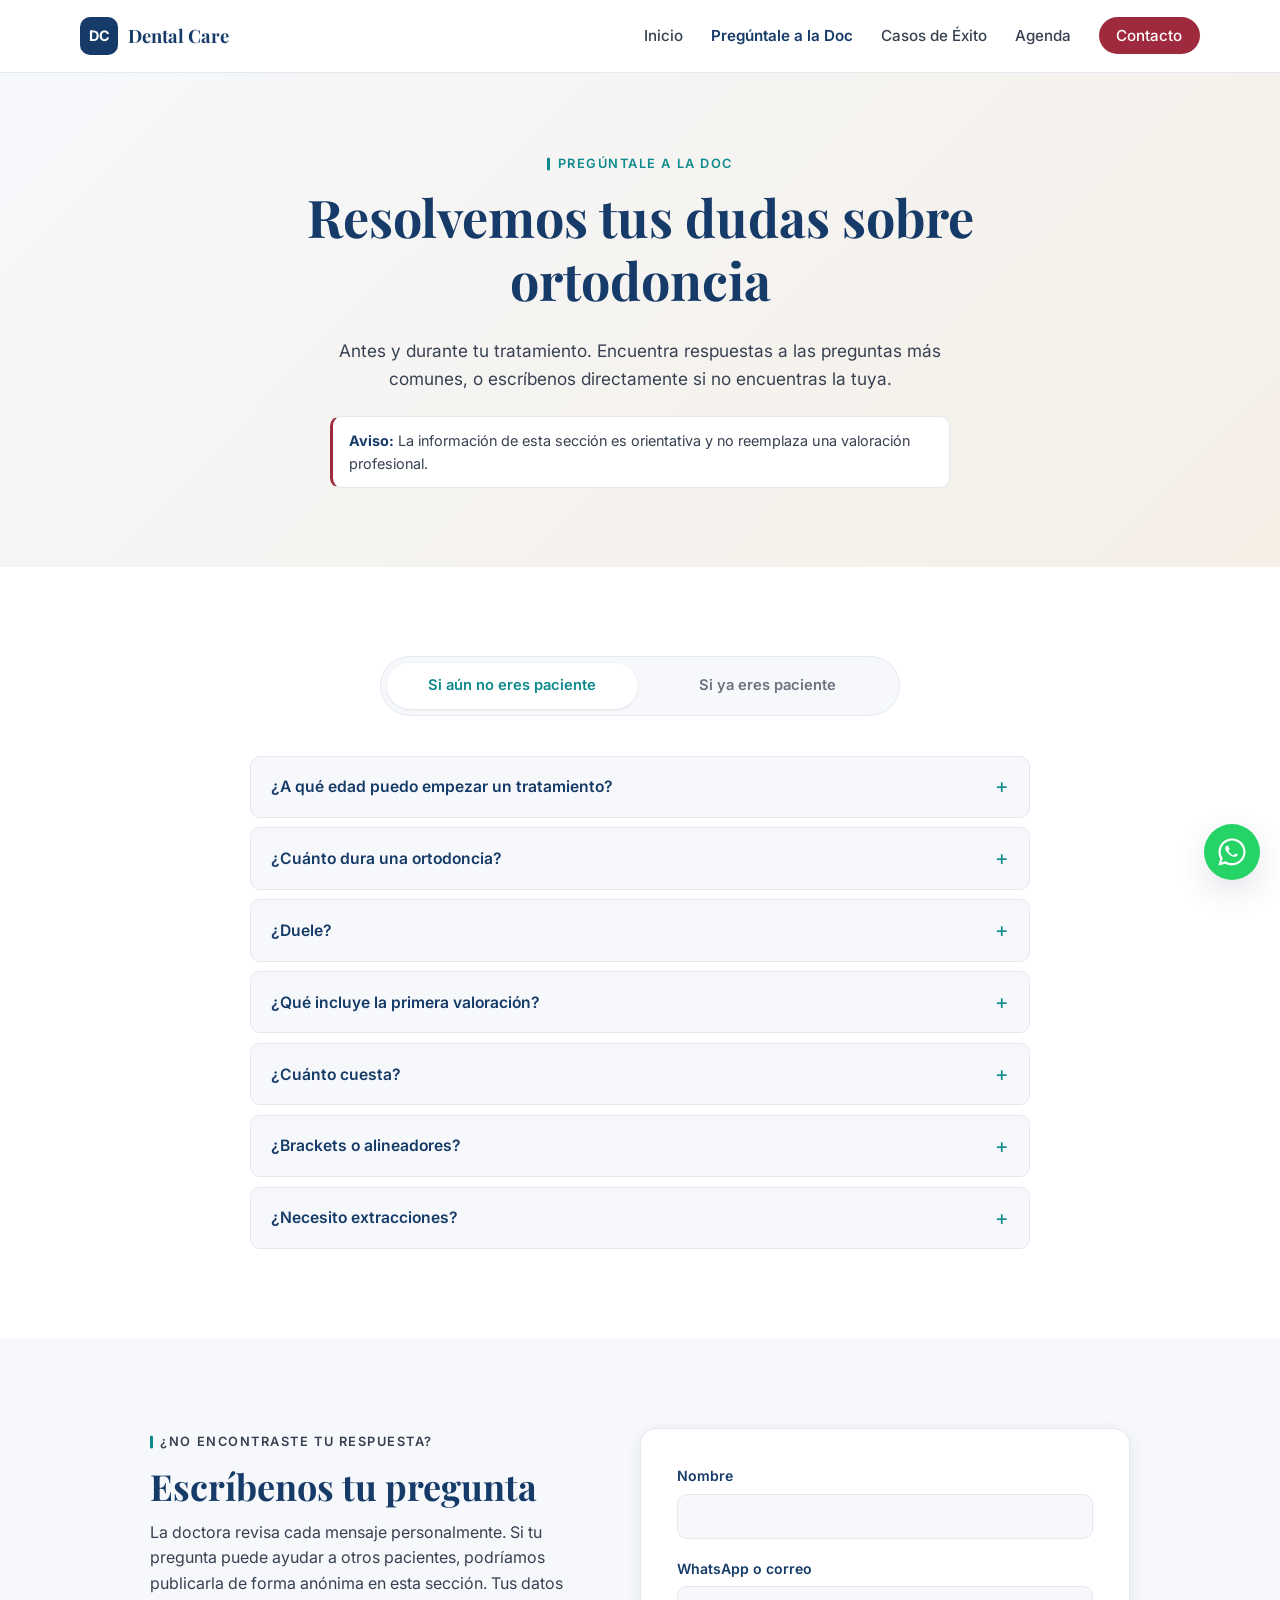
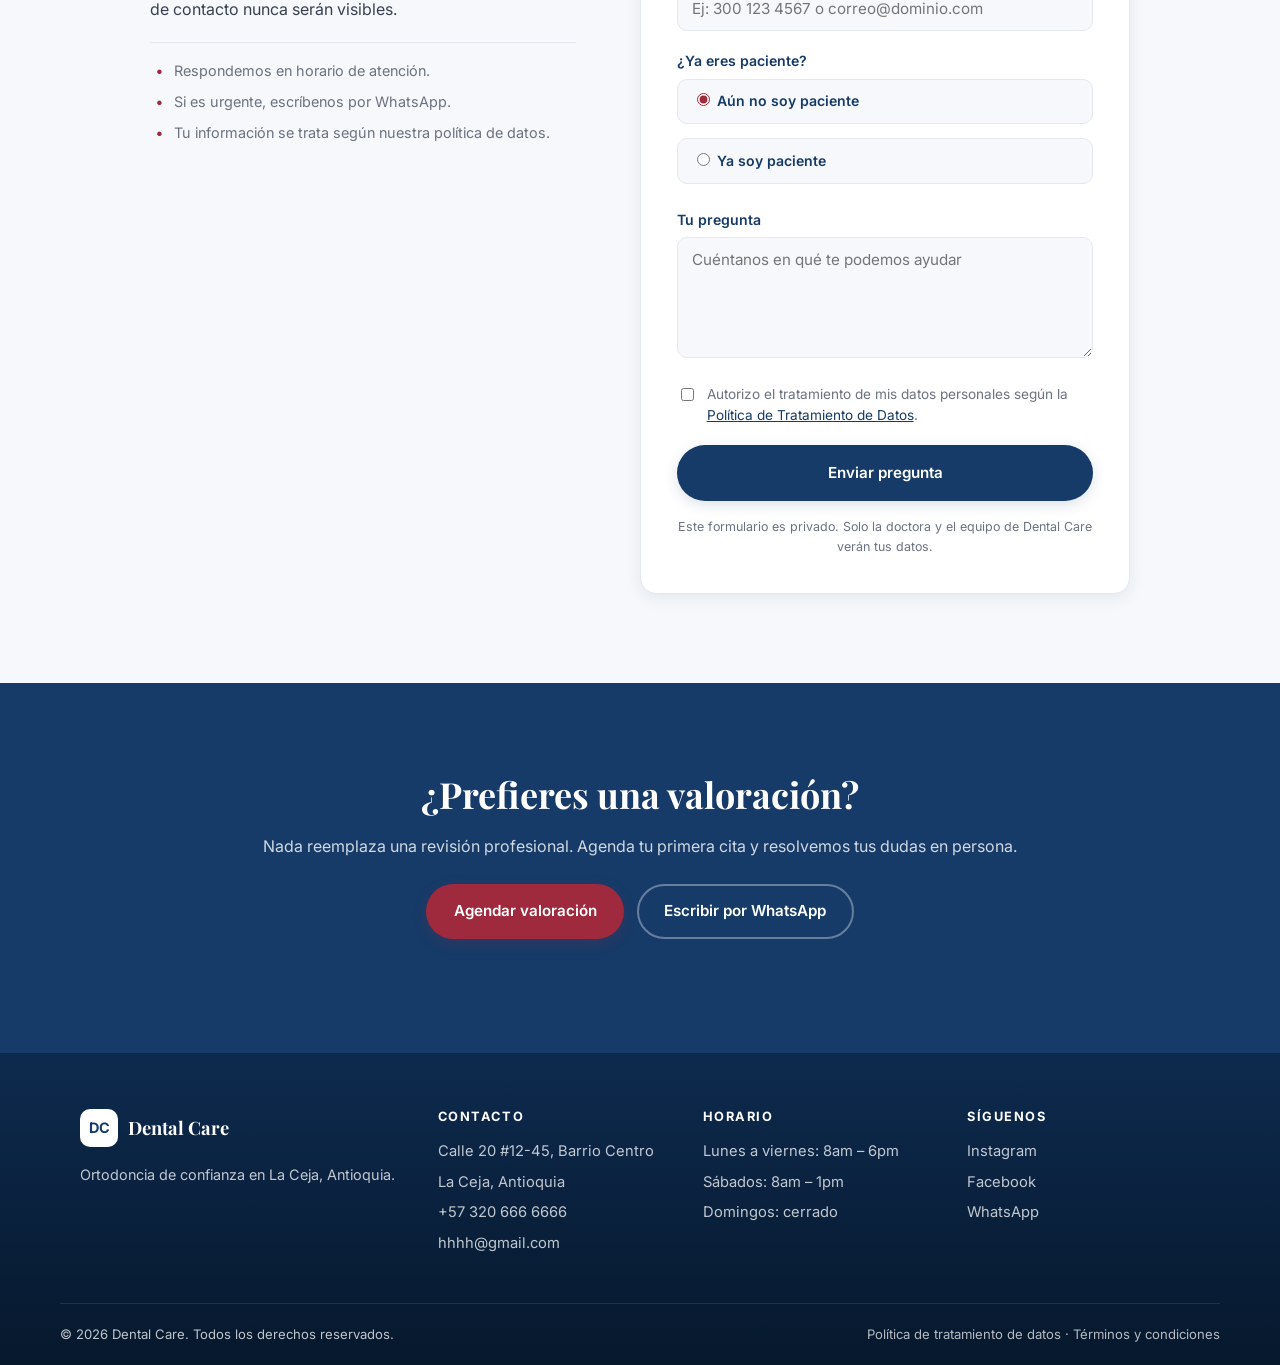
<file: FAQ.html>
<!DOCTYPE html>
<html lang="es">
<head>
  <meta charset="UTF-8" />
  <meta name="viewport" content="width=device-width, initial-scale=1.0" />
  <title>Pregúntale a la Doc | Dental Care</title>
  <meta name="description" content="Resolvemos tus dudas sobre ortodoncia, antes y durante tu tratamiento. Preguntas frecuentes y formulario privado para la doctora." />
  <link rel="preconnect" href="https://fonts.googleapis.com" />
  <link rel="preconnect" href="https://fonts.gstatic.com" crossorigin />
  <link href="https://fonts.googleapis.com/css2?family=Inter:wght@400;500;600;700&family=Playfair+Display:ital,wght@0,600;0,700;1,600&display=swap" rel="stylesheet" />
  <link rel="stylesheet" href="styles.css" />
</head>
<body>

  <!-- ============ HEADER ============ -->
  <header class="site-header">
    <div class="container header-inner">
      <a href="index.html" class="logo" aria-label="Dental Care - Inicio">
        <span class="logo-mark">DC</span>
        <span class="logo-text">Dental Care</span>
      </a>

      <button class="nav-toggle" aria-label="Abrir menú" aria-expanded="false" aria-controls="main-nav">
        <span></span><span></span><span></span>
      </button>

      <nav id="main-nav" class="main-nav" aria-label="Navegación principal">
        <ul>
          <li><a href="index.html">Inicio</a></li>
          <li><a href="FAQ.html" class="active">Pregúntale a la Doc</a></li>
          <li><a href="casos.html">Casos de Éxito</a></li>
          <li><a href="agenda.html">Agenda</a></li>
          <li><a href="index.html#contacto" class="nav-cta">Contacto</a></li>
        </ul>
      </nav>
    </div>
  </header>

  <!-- ============ PAGE HERO ============ -->
  <section class="page-hero">
    <div class="container page-hero-inner">
      <p class="eyebrow">Pregúntale a la Doc</p>
      <h1>Resolvemos tus dudas sobre ortodoncia</h1>
      <p class="page-hero-sub">
        Antes y durante tu tratamiento. Encuentra respuestas a las preguntas
        más comunes, o escríbenos directamente si no encuentras la tuya.
      </p>
      <p class="disclaimer">
        <strong>Aviso:</strong> La información de esta sección es orientativa y
        no reemplaza una valoración profesional.
      </p>
    </div>
  </section>

  <!-- ============ FAQ TABS ============ -->
  <section class="section faq-section">
    <div class="container faq-container">

      <div class="tabs" role="tablist" aria-label="Categorías de preguntas">
        <button class="tab active" role="tab" aria-selected="true" aria-controls="tab-prospect" id="tab-btn-prospect">
          Si aún no eres paciente
        </button>
        <button class="tab" role="tab" aria-selected="false" aria-controls="tab-patient" id="tab-btn-patient">
          Si ya eres paciente
        </button>
      </div>

      <!-- PANEL: PROSPECT -->
      <div class="tab-panel active" role="tabpanel" id="tab-prospect" aria-labelledby="tab-btn-prospect">
        <div class="faq-list">

          <details class="faq">
            <summary>¿A qué edad puedo empezar un tratamiento?</summary>
            <div class="faq-body">
              <p>Hay tratamientos a casi cualquier edad. En niños, una valoración temprana ayuda a detectar problemas de crecimiento. En adultos, el tratamiento también es posible si hay buena salud de encías y huesos.</p>
            </div>
          </details>

          <details class="faq">
            <summary>¿Cuánto dura una ortodoncia?</summary>
            <div class="faq-body">
              <p>Depende de cada caso. En la valoración se estima un tiempo según tu diagnóstico. <em>[Rango que confirme la doctora, ej.: 12 a 24 meses.]</em></p>
            </div>
          </details>

          <details class="faq">
            <summary>¿Duele?</summary>
            <div class="faq-body">
              <p>Es normal sentir molestia los primeros días y después de algunos controles. Suele ser manejable y pasajera.</p>
            </div>
          </details>

          <details class="faq">
            <summary>¿Qué incluye la primera valoración?</summary>
            <div class="faq-body">
              <p>Revisión clínica, explicación del diagnóstico y opciones de tratamiento. <em>[Confirmar si incluye estudios y si tiene costo.]</em></p>
            </div>
          </details>

          <details class="faq">
            <summary>¿Cuánto cuesta?</summary>
            <div class="faq-body">
              <p>El costo depende del tipo de tratamiento y de la complejidad del caso. En la valoración recibes un plan con opciones y formas de pago.</p>
            </div>
          </details>

          <details class="faq">
            <summary>¿Brackets o alineadores?</summary>
            <div class="faq-body">
              <p>No todos los casos son aptos para alineadores. En la valoración se define cuál opción es más adecuada y por qué.</p>
            </div>
          </details>

          <details class="faq">
            <summary>¿Necesito extracciones?</summary>
            <div class="faq-body">
              <p>No siempre. Depende del espacio disponible y del diagnóstico.</p>
            </div>
          </details>

        </div>
      </div>

      <!-- PANEL: PATIENT -->
      <div class="tab-panel" role="tabpanel" id="tab-patient" aria-labelledby="tab-btn-patient" hidden>
        <div class="faq-list">

          <details class="faq">
            <summary>Se me salió un bracket, ¿qué hago?</summary>
            <div class="faq-body">
              <p>Si no te molesta, no hay que alarmarse: escríbenos para reprogramar tu cita de ajuste. Si hay un alambre que lastima, puedes cubrirlo con cera de ortodoncia y avisarnos.</p>
            </div>
          </details>

          <details class="faq">
            <summary>¿Cómo limpio mis brackets?</summary>
            <div class="faq-body">
              <p>Cepillado después de cada comida, cepillo interdental y seda dental con enhebrador. <em>[Ajustar a las indicaciones de la clínica.]</em></p>
            </div>
          </details>

          <details class="faq">
            <summary>¿Cuántas horas debo usar los alineadores?</summary>
            <div class="faq-body">
              <p>En general, la mayor parte del día (aproximadamente 20 a 22 horas), y solo se retiran para comer y cepillarse. Sigue siempre la indicación específica de tu plan.</p>
            </div>
          </details>

          <details class="faq">
            <summary>¿Por qué debo usar retenedores?</summary>
            <div class="faq-body">
              <p>Los dientes tienden a volver a su posición anterior. El retenedor mantiene el resultado.</p>
            </div>
          </details>

          <details class="faq">
            <summary>¿Qué puedo comer con brackets?</summary>
            <div class="faq-body">
              <p>Evita alimentos muy duros o pegajosos (caramelos, hielo, mordiscos directos a manzana o zanahoria).</p>
            </div>
          </details>

          <details class="faq">
            <summary>¿Cada cuánto son los controles?</summary>
            <div class="faq-body">
              <p><em>[Frecuencia que confirme la doctora, ej.: cada 4 a 6 semanas.]</em></p>
            </div>
          </details>

        </div>
      </div>

    </div>
  </section>

  <!-- ============ PRIVATE QUESTION FORM ============ -->
  <section id="pregunta" class="section form-section">
    <div class="container form-inner">
      <div class="form-intro">
        <p class="eyebrow">¿No encontraste tu respuesta?</p>
        <h2>Escríbenos tu pregunta</h2>
        <p>
          La doctora revisa cada mensaje personalmente. Si tu pregunta puede
          ayudar a otros pacientes, podríamos publicarla de forma anónima en
          esta sección. Tus datos de contacto nunca serán visibles.
        </p>
        <ul class="form-notes">
          <li>Respondemos en horario de atención.</li>
          <li>Si es urgente, escríbenos por WhatsApp.</li>
          <li>Tu información se trata según nuestra política de datos.</li>
        </ul>
      </div>

      <form class="contact-form" action="#" method="post" novalidate>
        <div class="form-row">
          <label for="name">Nombre</label>
          <input type="text" id="name" name="name" required autocomplete="name" />
        </div>

        <div class="form-row">
          <label for="contact">WhatsApp o correo</label>
          <input type="text" id="contact" name="contact" required autocomplete="email" placeholder="Ej: 300 123 4567 o correo@dominio.com" />
        </div>

        <div class="form-row">
          <span class="label-text">¿Ya eres paciente?</span>
          <div class="radio-group">
            <label class="radio">
              <input type="radio" name="patient" value="no" checked />
              <span>Aún no soy paciente</span>
            </label>
            <label class="radio">
              <input type="radio" name="patient" value="yes" />
              <span>Ya soy paciente</span>
            </label>
          </div>
        </div>

        <div class="form-row">
          <label for="question">Tu pregunta</label>
          <textarea id="question" name="question" rows="5" required placeholder="Cuéntanos en qué te podemos ayudar"></textarea>
        </div>

        <label class="checkbox">
          <input type="checkbox" name="consent" required />
          <span>Autorizo el tratamiento de mis datos personales según la <a href="privacidad.html">Política de Tratamiento de Datos</a>.</span>
        </label>

        <button type="submit" class="btn btn-primary form-submit">Enviar pregunta</button>

        <p class="form-footnote">
          Este formulario es privado. Solo la doctora y el equipo de Dental Care
          verán tus datos.
        </p>
      </form>
    </div>
  </section>

  <!-- ============ FINAL CTA ============ -->
  <section class="section final-cta">
    <div class="container final-cta-text center">
      <h2>¿Prefieres una valoración?</h2>
      <p>Nada reemplaza una revisión profesional. Agenda tu primera cita y resolvemos tus dudas en persona.</p>
      <div class="hero-actions" style="justify-content:center">
        <a href="agenda.html" class="btn btn-vinotinto">Agendar valoración</a>
        <a href="https://wa.me/573206666666?text=Hola%2C%20tengo%20una%20pregunta%20sobre%20ortodoncia." class="btn btn-ghost btn-ghost-light" target="_blank" rel="noopener">Escribir por WhatsApp</a>
      </div>
    </div>
  </section>

  <!-- ============ FOOTER ============ -->
  <footer class="site-footer">
    <div class="container footer-grid">
      <div>
        <a href="index.html" class="logo logo-light">
          <span class="logo-mark">DC</span>
          <span class="logo-text">Dental Care</span>
        </a>
        <p class="footer-desc">Ortodoncia de confianza en La Ceja, Antioquia.</p>
      </div>

      <div>
        <h4>Contacto</h4>
        <ul class="footer-list">
          <li>Calle 20 #12-45, Barrio Centro</li>
          <li>La Ceja, Antioquia</li>
          <li><a href="tel:+573206666666">+57 320 666 6666</a></li>
          <li><a href="mailto:hhhh@gmail.com">hhhh@gmail.com</a></li>
        </ul>
      </div>

      <div>
        <h4>Horario</h4>
        <ul class="footer-list">
          <li>Lunes a viernes: 8am – 6pm</li>
          <li>Sábados: 8am – 1pm</li>
          <li>Domingos: cerrado</li>
        </ul>
      </div>

      <div>
        <h4>Síguenos</h4>
        <ul class="footer-list">
          <li><a href="https://instagram.com/dentalcare.laceja" target="_blank" rel="noopener">Instagram</a></li>
          <li><a href="https://facebook.com/dentalcare.laceja" target="_blank" rel="noopener">Facebook</a></li>
          <li><a href="https://wa.me/573206666666" target="_blank" rel="noopener">WhatsApp</a></li>
        </ul>
      </div>
    </div>

    <div class="container footer-bottom">
      <p>© <span id="year"></span> Dental Care. Todos los derechos reservados.</p>
      <p>
        <a href="privacidad.html">Política de tratamiento de datos</a> ·
        <a href="terminos.html">Términos y condiciones</a>
      </p>
    </div>
  </footer>

  <!-- ============ WHATSAPP FLOAT ============ -->
  <a href="https://wa.me/573206666666?text=Hola%2C%20tengo%20una%20pregunta%20sobre%20ortodoncia."
     class="whatsapp-float" aria-label="Escríbenos por WhatsApp" target="_blank" rel="noopener">
    <svg viewBox="0 0 32 32" width="28" height="28" aria-hidden="true">
      <path fill="currentColor" d="M16 .5C7.4.5.5 7.4.5 16c0 2.8.7 5.4 2 7.7L.5 31.5l8-2.1c2.2 1.2 4.8 1.9 7.5 1.9 8.6 0 15.5-6.9 15.5-15.5S24.6.5 16 .5zm0 28.2c-2.4 0-4.7-.6-6.7-1.8l-.5-.3-4.7 1.2 1.3-4.6-.3-.5c-1.3-2.1-2-4.5-2-7 0-7.1 5.8-12.9 12.9-12.9S29 8.9 29 16s-5.8 12.7-13 12.7zm7.1-9.5c-.4-.2-2.3-1.1-2.6-1.3-.4-.1-.6-.2-.9.2-.3.4-1 1.3-1.2 1.5-.2.2-.4.3-.8.1-.4-.2-1.7-.6-3.2-2-1.2-1-2-2.3-2.2-2.7-.2-.4 0-.6.2-.8.2-.2.4-.4.5-.7.2-.2.2-.4.3-.6.1-.2 0-.4 0-.6-.1-.2-.9-2.1-1.2-2.9-.3-.7-.6-.6-.9-.6h-.7c-.2 0-.6.1-.9.4-.3.4-1.2 1.2-1.2 2.8 0 1.7 1.2 3.3 1.4 3.5.2.2 2.4 3.7 5.9 5.1.8.4 1.5.6 2 .7.8.3 1.6.2 2.2.1.7-.1 2.3-.9 2.6-1.8.3-.9.3-1.7.2-1.8-.1-.2-.4-.2-.8-.4z"/>
    </svg>
  </a>

  <script src="script.js" defer></script>
</body>
</html>
</file>
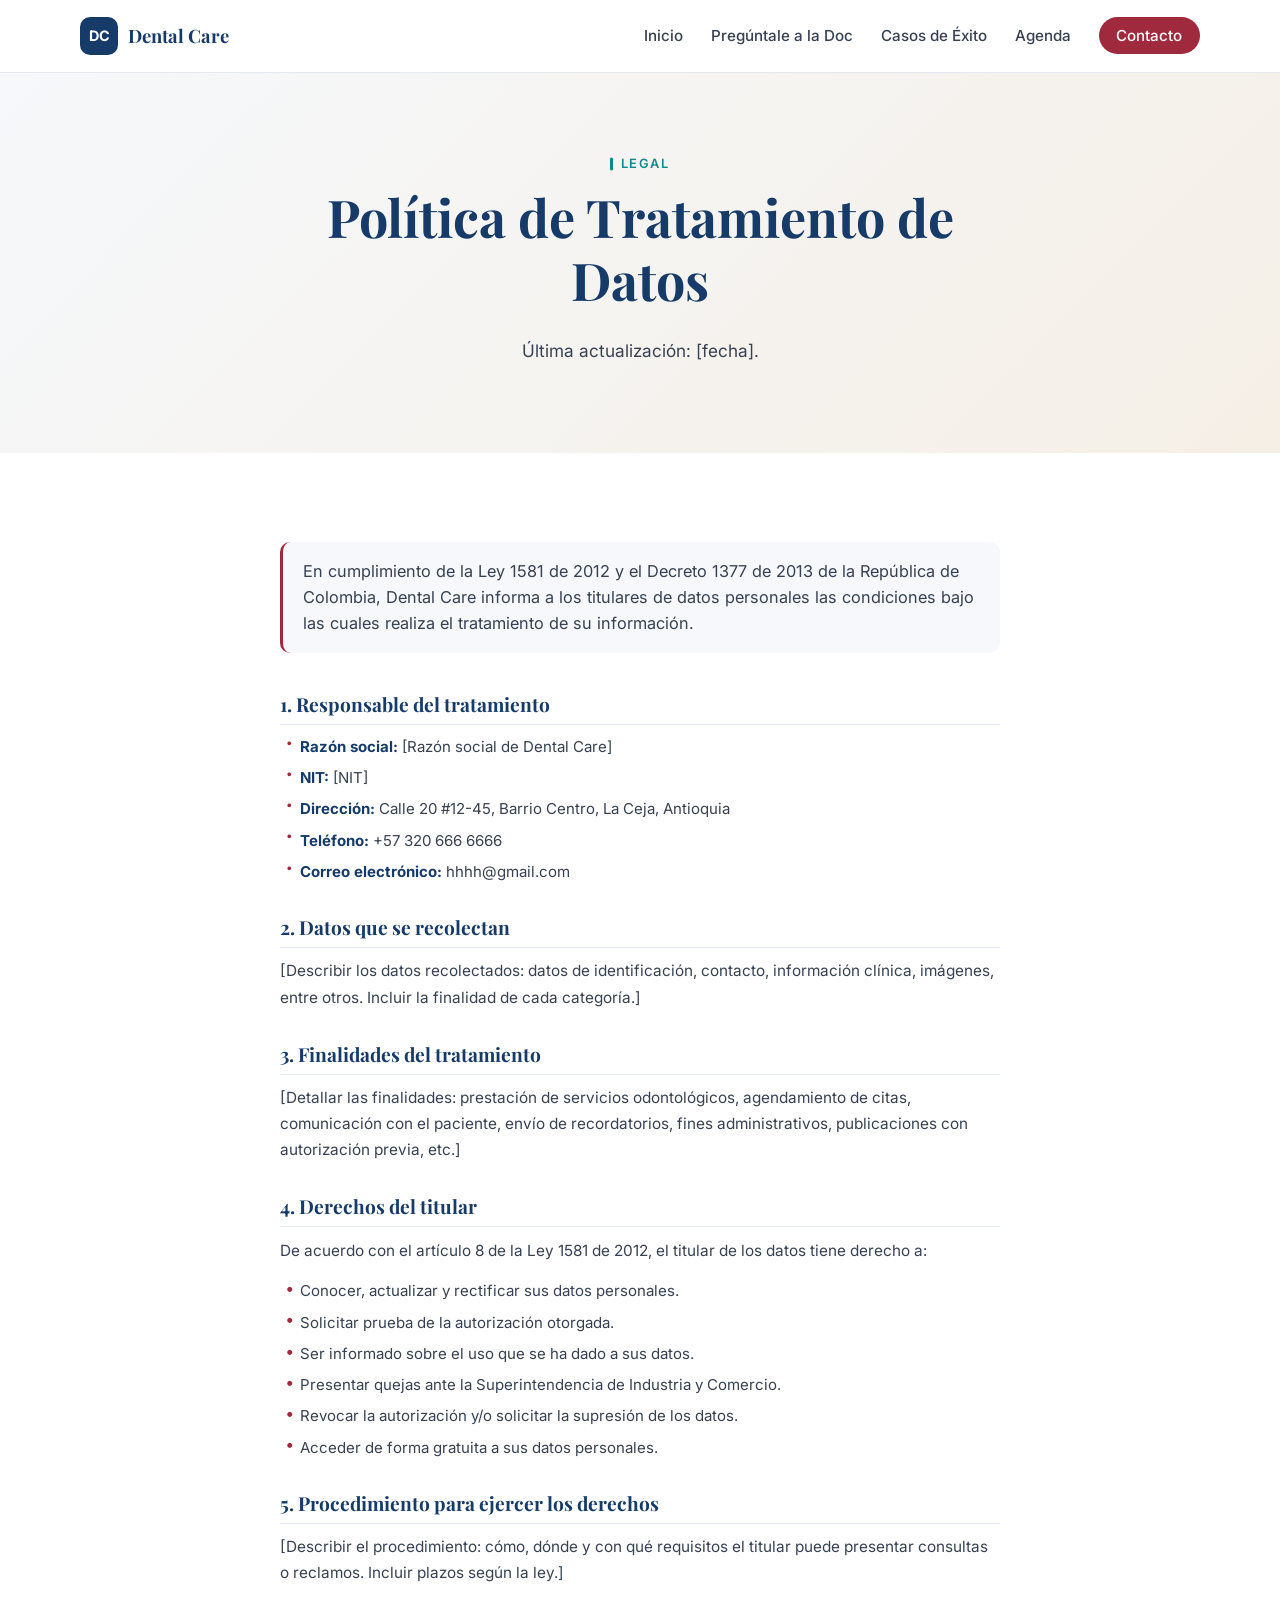
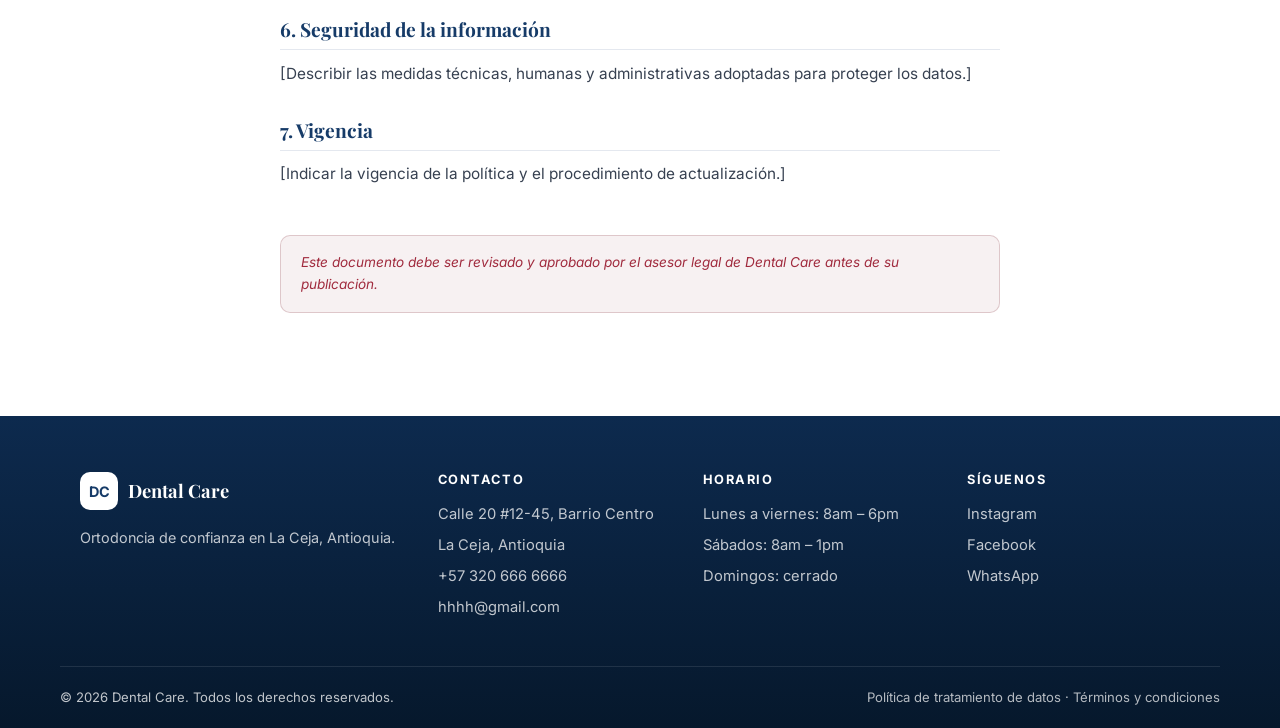
<file: privacidad.html>
<!DOCTYPE html>
<html lang="es">
<head>
  <meta charset="UTF-8" />
  <meta name="viewport" content="width=device-width, initial-scale=1.0" />
  <title>Política de Tratamiento de Datos | Dental Care</title>
  <meta name="description" content="Política de tratamiento de datos personales de Dental Care, conforme a la Ley 1581 de 2012." />
  <link rel="preconnect" href="https://fonts.googleapis.com" />
  <link rel="preconnect" href="https://fonts.gstatic.com" crossorigin />
  <link href="https://fonts.googleapis.com/css2?family=Inter:wght@400;500;600;700&family=Playfair+Display:ital,wght@0,600;0,700;1,600&display=swap" rel="stylesheet" />
  <link rel="stylesheet" href="styles.css" />
</head>
<body>

  <header class="site-header">
    <div class="container header-inner">
      <a href="index.html" class="logo" aria-label="Dental Care - Inicio">
        <span class="logo-mark">DC</span>
        <span class="logo-text">Dental Care</span>
      </a>
      <button class="nav-toggle" aria-label="Abrir menú" aria-expanded="false" aria-controls="main-nav">
        <span></span><span></span><span></span>
      </button>
      <nav id="main-nav" class="main-nav" aria-label="Navegación principal">
        <ul>
          <li><a href="index.html">Inicio</a></li>
          <li><a href="FAQ.html">Pregúntale a la Doc</a></li>
          <li><a href="casos.html">Casos de Éxito</a></li>
          <li><a href="agenda.html">Agenda</a></li>
          <li><a href="index.html#contacto" class="nav-cta">Contacto</a></li>
        </ul>
      </nav>
    </div>
  </header>

  <section class="page-hero">
    <div class="container page-hero-inner">
      <p class="eyebrow">Legal</p>
      <h1>Política de Tratamiento de Datos</h1>
      <p class="page-hero-sub">
        Última actualización: [fecha].
      </p>
    </div>
  </section>

  <section class="section legal-section">
    <div class="container legal-container">

      <p class="legal-intro">
        En cumplimiento de la Ley 1581 de 2012 y el Decreto 1377 de 2013 de la
        República de Colombia, Dental Care informa a los titulares de datos
        personales las condiciones bajo las cuales realiza el tratamiento de su
        información.
      </p>

      <article class="legal-block">
        <h2>1. Responsable del tratamiento</h2>
        <ul class="legal-list">
          <li><strong>Razón social:</strong> [Razón social de Dental Care]</li>
          <li><strong>NIT:</strong> [NIT]</li>
          <li><strong>Dirección:</strong> Calle 20 #12-45, Barrio Centro, La Ceja, Antioquia</li>
          <li><strong>Teléfono:</strong> +57 320 666 6666</li>
          <li><strong>Correo electrónico:</strong> hhhh@gmail.com</li>
        </ul>
      </article>

      <article class="legal-block">
        <h2>2. Datos que se recolectan</h2>
        <p>[Describir los datos recolectados: datos de identificación, contacto, información clínica, imágenes, entre otros. Incluir la finalidad de cada categoría.]</p>
      </article>

      <article class="legal-block">
        <h2>3. Finalidades del tratamiento</h2>
        <p>[Detallar las finalidades: prestación de servicios odontológicos, agendamiento de citas, comunicación con el paciente, envío de recordatorios, fines administrativos, publicaciones con autorización previa, etc.]</p>
      </article>

      <article class="legal-block">
        <h2>4. Derechos del titular</h2>
        <p>De acuerdo con el artículo 8 de la Ley 1581 de 2012, el titular de los datos tiene derecho a:</p>
        <ul class="legal-list legal-list-bullets">
          <li>Conocer, actualizar y rectificar sus datos personales.</li>
          <li>Solicitar prueba de la autorización otorgada.</li>
          <li>Ser informado sobre el uso que se ha dado a sus datos.</li>
          <li>Presentar quejas ante la Superintendencia de Industria y Comercio.</li>
          <li>Revocar la autorización y/o solicitar la supresión de los datos.</li>
          <li>Acceder de forma gratuita a sus datos personales.</li>
        </ul>
      </article>

      <article class="legal-block">
        <h2>5. Procedimiento para ejercer los derechos</h2>
        <p>[Describir el procedimiento: cómo, dónde y con qué requisitos el titular puede presentar consultas o reclamos. Incluir plazos según la ley.]</p>
      </article>

      <article class="legal-block">
        <h2>6. Seguridad de la información</h2>
        <p>[Describir las medidas técnicas, humanas y administrativas adoptadas para proteger los datos.]</p>
      </article>

      <article class="legal-block">
        <h2>7. Vigencia</h2>
        <p>[Indicar la vigencia de la política y el procedimiento de actualización.]</p>
      </article>

      <p class="legal-footnote">
        Este documento debe ser revisado y aprobado por el asesor legal de
        Dental Care antes de su publicación.
      </p>

    </div>
  </section>

  <footer class="site-footer">
    <div class="container footer-grid">
      <div>
        <a href="index.html" class="logo logo-light">
          <span class="logo-mark">DC</span>
          <span class="logo-text">Dental Care</span>
        </a>
        <p class="footer-desc">Ortodoncia de confianza en La Ceja, Antioquia.</p>
      </div>
      <div>
        <h4>Contacto</h4>
        <ul class="footer-list">
          <li>Calle 20 #12-45, Barrio Centro</li>
          <li>La Ceja, Antioquia</li>
          <li><a href="tel:+573206666666">+57 320 666 6666</a></li>
          <li><a href="mailto:hhhh@gmail.com">hhhh@gmail.com</a></li>
        </ul>
      </div>
      <div>
        <h4>Horario</h4>
        <ul class="footer-list">
          <li>Lunes a viernes: 8am – 6pm</li>
          <li>Sábados: 8am – 1pm</li>
          <li>Domingos: cerrado</li>
        </ul>
      </div>
      <div>
        <h4>Síguenos</h4>
        <ul class="footer-list">
          <li><a href="https://instagram.com/dentalcare.laceja" target="_blank" rel="noopener">Instagram</a></li>
          <li><a href="https://facebook.com/dentalcare.laceja" target="_blank" rel="noopener">Facebook</a></li>
          <li><a href="https://wa.me/573206666666" target="_blank" rel="noopener">WhatsApp</a></li>
        </ul>
      </div>
    </div>
    <div class="container footer-bottom">
      <p>© <span id="year"></span> Dental Care. Todos los derechos reservados.</p>
      <p>
        <a href="privacidad.html">Política de tratamiento de datos</a> ·
        <a href="terminos.html">Términos y condiciones</a>
      </p>
    </div>
  </footer>

  <script src="script.js" defer></script>
</body>
</html>
</file>
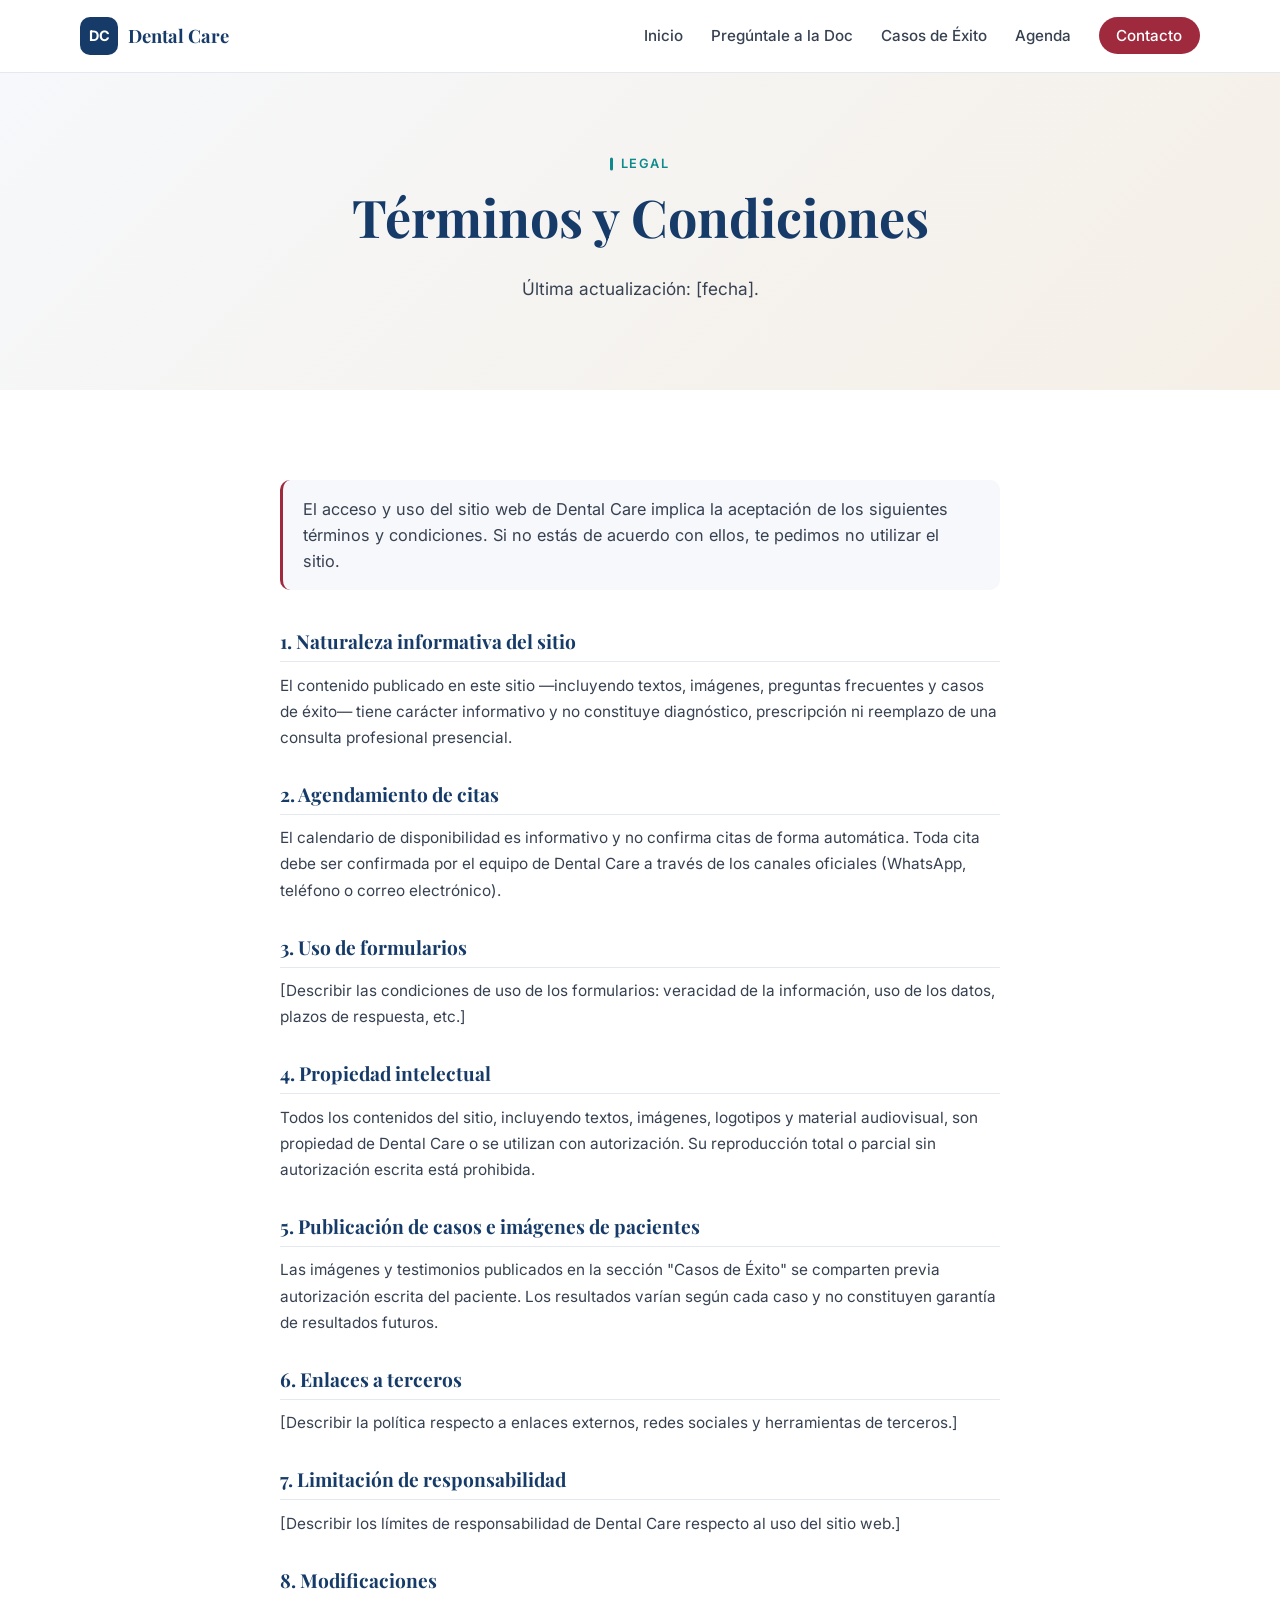
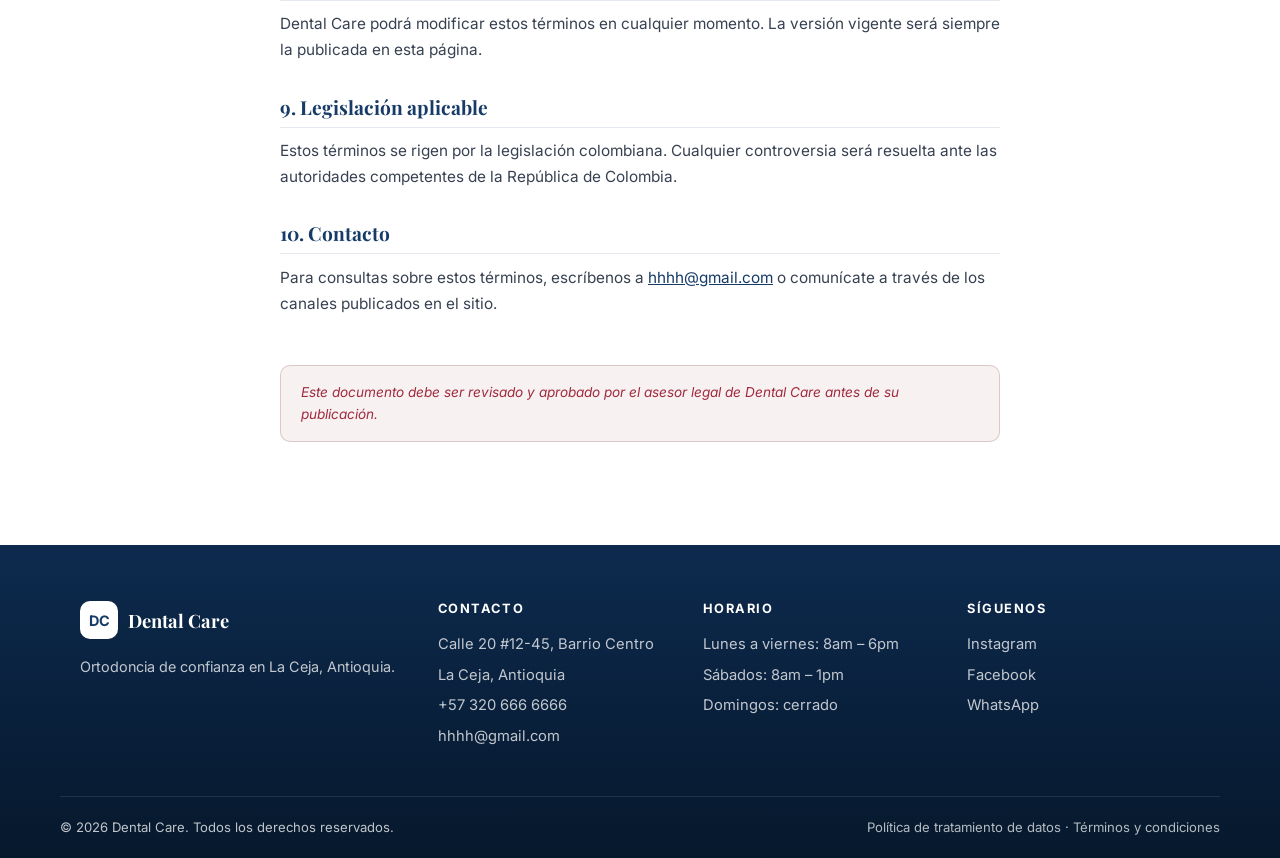
<file: terminos.html>
<!DOCTYPE html>
<html lang="es">
<head>
  <meta charset="UTF-8" />
  <meta name="viewport" content="width=device-width, initial-scale=1.0" />
  <title>Términos y Condiciones | Dental Care</title>
  <meta name="description" content="Términos y condiciones de uso del sitio web de Dental Care, La Ceja, Antioquia." />
  <link rel="preconnect" href="https://fonts.googleapis.com" />
  <link rel="preconnect" href="https://fonts.gstatic.com" crossorigin />
  <link href="https://fonts.googleapis.com/css2?family=Inter:wght@400;500;600;700&family=Playfair+Display:ital,wght@0,600;0,700;1,600&display=swap" rel="stylesheet" />
  <link rel="stylesheet" href="styles.css" />
</head>
<body>

  <header class="site-header">
    <div class="container header-inner">
      <a href="index.html" class="logo" aria-label="Dental Care - Inicio">
        <span class="logo-mark">DC</span>
        <span class="logo-text">Dental Care</span>
      </a>
      <button class="nav-toggle" aria-label="Abrir menú" aria-expanded="false" aria-controls="main-nav">
        <span></span><span></span><span></span>
      </button>
      <nav id="main-nav" class="main-nav" aria-label="Navegación principal">
        <ul>
          <li><a href="index.html">Inicio</a></li>
          <li><a href="FAQ.html">Pregúntale a la Doc</a></li>
          <li><a href="casos.html">Casos de Éxito</a></li>
          <li><a href="agenda.html">Agenda</a></li>
          <li><a href="index.html#contacto" class="nav-cta">Contacto</a></li>
        </ul>
      </nav>
    </div>
  </header>

  <section class="page-hero">
    <div class="container page-hero-inner">
      <p class="eyebrow">Legal</p>
      <h1>Términos y Condiciones</h1>
      <p class="page-hero-sub">Última actualización: [fecha].</p>
    </div>
  </section>

  <section class="section legal-section">
    <div class="container legal-container">

      <p class="legal-intro">
        El acceso y uso del sitio web de Dental Care implica la aceptación de
        los siguientes términos y condiciones. Si no estás de acuerdo con ellos,
        te pedimos no utilizar el sitio.
      </p>

      <article class="legal-block">
        <h2>1. Naturaleza informativa del sitio</h2>
        <p>
          El contenido publicado en este sitio —incluyendo textos, imágenes,
          preguntas frecuentes y casos de éxito— tiene carácter informativo y
          no constituye diagnóstico, prescripción ni reemplazo de una consulta
          profesional presencial.
        </p>
      </article>

      <article class="legal-block">
        <h2>2. Agendamiento de citas</h2>
        <p>
          El calendario de disponibilidad es informativo y no confirma citas de
          forma automática. Toda cita debe ser confirmada por el equipo de
          Dental Care a través de los canales oficiales (WhatsApp, teléfono o
          correo electrónico).
        </p>
      </article>

      <article class="legal-block">
        <h2>3. Uso de formularios</h2>
        <p>[Describir las condiciones de uso de los formularios: veracidad de la información, uso de los datos, plazos de respuesta, etc.]</p>
      </article>

      <article class="legal-block">
        <h2>4. Propiedad intelectual</h2>
        <p>
          Todos los contenidos del sitio, incluyendo textos, imágenes, logotipos
          y material audiovisual, son propiedad de Dental Care o se utilizan con
          autorización. Su reproducción total o parcial sin autorización escrita
          está prohibida.
        </p>
      </article>

      <article class="legal-block">
        <h2>5. Publicación de casos e imágenes de pacientes</h2>
        <p>
          Las imágenes y testimonios publicados en la sección "Casos de Éxito"
          se comparten previa autorización escrita del paciente. Los resultados
          varían según cada caso y no constituyen garantía de resultados
          futuros.
        </p>
      </article>

      <article class="legal-block">
        <h2>6. Enlaces a terceros</h2>
        <p>[Describir la política respecto a enlaces externos, redes sociales y herramientas de terceros.]</p>
      </article>

      <article class="legal-block">
        <h2>7. Limitación de responsabilidad</h2>
        <p>[Describir los límites de responsabilidad de Dental Care respecto al uso del sitio web.]</p>
      </article>

      <article class="legal-block">
        <h2>8. Modificaciones</h2>
        <p>
          Dental Care podrá modificar estos términos en cualquier momento. La
          versión vigente será siempre la publicada en esta página.
        </p>
      </article>

      <article class="legal-block">
        <h2>9. Legislación aplicable</h2>
        <p>
          Estos términos se rigen por la legislación colombiana. Cualquier
          controversia será resuelta ante las autoridades competentes de la
          República de Colombia.
        </p>
      </article>

      <article class="legal-block">
        <h2>10. Contacto</h2>
        <p>
          Para consultas sobre estos términos, escríbenos a
          <a href="mailto:hhhh@gmail.com">hhhh@gmail.com</a> o comunícate a
          través de los canales publicados en el sitio.
        </p>
      </article>

      <p class="legal-footnote">
        Este documento debe ser revisado y aprobado por el asesor legal de
        Dental Care antes de su publicación.
      </p>

    </div>
  </section>

  <footer class="site-footer">
    <div class="container footer-grid">
      <div>
        <a href="index.html" class="logo logo-light">
          <span class="logo-mark">DC</span>
          <span class="logo-text">Dental Care</span>
        </a>
        <p class="footer-desc">Ortodoncia de confianza en La Ceja, Antioquia.</p>
      </div>
      <div>
        <h4>Contacto</h4>
        <ul class="footer-list">
          <li>Calle 20 #12-45, Barrio Centro</li>
          <li>La Ceja, Antioquia</li>
          <li><a href="tel:+573206666666">+57 320 666 6666</a></li>
          <li><a href="mailto:hhhh@gmail.com">hhhh@gmail.com</a></li>
        </ul>
      </div>
      <div>
        <h4>Horario</h4>
        <ul class="footer-list">
          <li>Lunes a viernes: 8am – 6pm</li>
          <li>Sábados: 8am – 1pm</li>
          <li>Domingos: cerrado</li>
        </ul>
      </div>
      <div>
        <h4>Síguenos</h4>
        <ul class="footer-list">
          <li><a href="https://instagram.com/dentalcare.laceja" target="_blank" rel="noopener">Instagram</a></li>
          <li><a href="https://facebook.com/dentalcare.laceja" target="_blank" rel="noopener">Facebook</a></li>
          <li><a href="https://wa.me/573206666666" target="_blank" rel="noopener">WhatsApp</a></li>
        </ul>
      </div>
    </div>
    <div class="container footer-bottom">
      <p>© <span id="year"></span> Dental Care. Todos los derechos reservados.</p>
      <p>
        <a href="privacidad.html">Política de tratamiento de datos</a> ·
        <a href="terminos.html">Términos y condiciones</a>
      </p>
    </div>
  </footer>

  <script src="script.js" defer></script>
</body>
</html>
</file>
<file: styles.css>
/* ============================================================
   DENTAL CARE — styles.css
   Palette:
   --blue:      #0F2A4A   (primary)
   --blue-dark: #0A1E36
   --gray-50:   #F4F5F7
   --gray-200:  #E2E5EA
   --gray-500:  #6B7280
   --beige:     #EFE8DC
   --vinotinto: #7A1F2B
   ============================================================ */

:root {
  --blue: #0F2A4A;
  --blue-dark: #0A1E36;
  --white: #FFFFFF;
  --gray-50: #F4F5F7;
  --gray-200: #E2E5EA;
  --gray-500: #6B7280;
  --gray-700: #374151;
  --beige: #EFE8DC;
  --vinotinto: #7A1F2B;
  --vinotinto-dark: #611521;

  --font-sans: 'Inter', system-ui, -apple-system, sans-serif;
  --font-display: 'Playfair Display', Georgia, serif;

  --radius: 10px;
  --radius-lg: 16px;
  --shadow-sm: 0 1px 3px rgba(15, 42, 74, .06), 0 1px 2px rgba(15, 42, 74, .04);
  --shadow-md: 0 4px 16px rgba(15, 42, 74, .08);
  --shadow-lg: 0 12px 32px rgba(15, 42, 74, .12);

  --container: 1160px;
  --transition: .2s ease;
}

/* ---------- RESET ---------- */
*, *::before, *::after { box-sizing: border-box; }
html { scroll-behavior: smooth; }
body {
  margin: 0;
  font-family: var(--font-sans);
  font-size: 16px;
  line-height: 1.6;
  color: var(--gray-700);
  background: var(--white);
  -webkit-font-smoothing: antialiased;
}
img { max-width: 100%; display: block; }
a { color: var(--blue); text-decoration: none; transition: color var(--transition); }
a:hover { color: var(--vinotinto); }
ul { padding-left: 1.1em; }
button { font: inherit; cursor: pointer; border: 0; background: none; }

h1, h2, h3, h4 {
  font-family: var(--font-display);
  color: var(--blue);
  line-height: 1.2;
  margin: 0 0 .5em;
  font-weight: 700;
}
h1 { font-size: clamp(2rem, 4vw + 1rem, 3.25rem); }
h2 { font-size: clamp(1.5rem, 2vw + 1rem, 2.25rem); }
h3 { font-size: 1.15rem; }
p { margin: 0 0 1em; }

.container {
  max-width: var(--container);
  margin: 0 auto;
  padding: 0 1.25rem;
}
.center { text-align: center; }
.eyebrow {
  display: inline-block;
  font-family: var(--font-sans);
  font-size: .8rem;
  font-weight: 600;
  letter-spacing: .12em;
  text-transform: uppercase;
  color: var(--vinotinto);
  margin-bottom: .75rem;
}

/* ---------- BUTTONS ---------- */
.btn {
  display: inline-block;
  padding: .85rem 1.6rem;
  border-radius: 999px;
  font-weight: 600;
  font-size: .95rem;
  text-align: center;
  transition: all var(--transition);
  border: 2px solid transparent;
}
.btn-primary { background: var(--blue); color: var(--white); }
.btn-primary:hover { background: var(--blue-dark); color: var(--white); transform: translateY(-1px); box-shadow: var(--shadow-md); }
.btn-outline { border-color: var(--blue); color: var(--blue); }
.btn-outline:hover { background: var(--blue); color: var(--white); }
.btn-ghost { color: var(--blue); border-color: var(--gray-200); }
.btn-ghost:hover { border-color: var(--blue); }
.btn-ghost-light { color: var(--white); border-color: rgba(255,255,255,.35); }
.btn-ghost-light:hover { border-color: var(--white); color: var(--white); }
.btn-vinotinto { background: var(--vinotinto); color: var(--white); }
.btn-vinotinto:hover { background: var(--vinotinto-dark); color: var(--white); transform: translateY(-1px); box-shadow: var(--shadow-md); }

/* ---------- HEADER ---------- */
.site-header {
  position: sticky;
  top: 0;
  z-index: 50;
  background: rgba(255,255,255,.96);
  backdrop-filter: blur(8px);
  border-bottom: 1px solid var(--gray-200);
}
.header-inner {
  display: flex;
  align-items: center;
  justify-content: space-between;
  height: 72px;
}
.logo {
  display: inline-flex;
  align-items: center;
  gap: .6rem;
  font-family: var(--font-display);
  font-weight: 700;
  font-size: 1.15rem;
  color: var(--blue);
}
.logo:hover { color: var(--blue); }
.logo-mark {
  display: inline-grid;
  place-items: center;
  width: 38px;
  height: 38px;
  border-radius: 10px;
  background: var(--blue);
  color: var(--white);
  font-family: var(--font-sans);
  font-weight: 700;
  font-size: .9rem;
}
.logo-light .logo-text { color: var(--white); }
.logo-light .logo-mark { background: var(--white); color: var(--blue); }

.main-nav ul {
  display: flex;
  gap: 1.75rem;
  list-style: none;
  margin: 0;
  padding: 0;
  align-items: center;
}
.main-nav a { font-size: .95rem; font-weight: 500; color: var(--gray-700); }
.main-nav a.active { color: var(--blue); font-weight: 600; }
.nav-cta {
  padding: .55rem 1.1rem;
  background: var(--vinotinto);
  color: var(--white) !important;
  border-radius: 999px;
}
.nav-cta:hover { background: var(--vinotinto-dark); }

.nav-toggle { display: none; width: 40px; height: 40px; padding: 8px; border-radius: 8px; }
.nav-toggle span { display: block; height: 2px; background: var(--blue); margin: 4px 0; border-radius: 2px; transition: var(--transition); }

/* ---------- HERO ---------- */
.hero {
  background: linear-gradient(135deg, var(--gray-50) 0%, var(--beige) 100%);
  padding: clamp(3rem, 6vw, 5.5rem) 0;
}
.hero-inner {
  display: grid;
  grid-template-columns: 1.1fr .9fr;
  gap: clamp(2rem, 5vw, 4rem);
  align-items: center;
}
.hero-content h1 em { font-style: italic; color: var(--vinotinto); }
.hero-sub { font-size: 1.08rem; color: var(--gray-700); max-width: 52ch; margin-bottom: 1.75rem; }
.hero-actions { display: flex; flex-wrap: wrap; gap: .8rem; }

.media-placeholder {
  aspect-ratio: 4 / 5;
  border-radius: var(--radius-lg);
  background:
    repeating-linear-gradient(45deg, rgba(15,42,74,.04) 0 12px, transparent 12px 24px),
    var(--gray-200);
  display: grid;
  place-content: center;
  text-align: center;
  padding: 1.5rem;
  color: var(--gray-500);
  border: 1px dashed rgba(15,42,74,.2);
}
.media-placeholder span { font-weight: 600; color: var(--blue); }
.media-placeholder small { display: block; margin-top: .35rem; font-size: .75rem; letter-spacing: .05em; }

/* ---------- TRUST BAR ---------- */
.trust-bar { background: var(--blue); color: var(--white); padding: 1.5rem 0; }
.trust-inner { display: grid; grid-template-columns: repeat(4, 1fr); gap: 1rem; text-align: center; }
.trust-item strong { display: block; font-family: var(--font-display); font-size: 1.25rem; color: var(--white); }
.trust-item span { font-size: .82rem; color: rgba(255,255,255,.75); }

/* ---------- SECTIONS ---------- */
.section { padding: clamp(3.5rem, 7vw, 6rem) 0; }
.section-head { text-align: center; max-width: 640px; margin: 0 auto 3rem; }
.section-sub { color: var(--gray-500); font-size: 1.02rem; }

/* ---------- QUIÉNES SOMOS (philosophy) ---------- */
.philosophy { background: var(--white); }
.philosophy-inner {
  display: grid;
  grid-template-columns: 1.15fr .85fr;
  gap: clamp(2rem, 5vw, 4rem);
  align-items: center;
}
.philosophy-content p { max-width: 56ch; }

/* ---------- LA DOCTORA (about) ---------- */
.about { background: var(--gray-50); }
.about-inner {
  display: grid;
  grid-template-columns: .85fr 1.15fr;
  gap: clamp(2rem, 5vw, 4rem);
  align-items: center;
}
.about-role { font-weight: 600; color: var(--vinotinto); margin-bottom: 1rem; }
.about-quote {
  font-family: var(--font-display);
  font-size: 1.2rem;
  font-style: italic;
  color: var(--blue);
  border-left: 3px solid var(--vinotinto);
  padding-left: 1rem;
  margin: 1.25rem 0;
}
.about-list {
  list-style: none;
  padding: 1rem 0 0;
  margin: 1.25rem 0 0;
  border-top: 1px solid var(--gray-200);
}
.about-list li {
  position: relative;
  padding-left: 1.4rem;
  font-size: .93rem;
  color: var(--gray-700);
  margin-bottom: .55rem;
}
.about-list li::before {
  content: "";
  position: absolute;
  left: 0;
  top: .55em;
  width: 8px; height: 8px;
  border-radius: 50%;
  background: var(--vinotinto);
}
.about-list strong { color: var(--blue); }

/* ---------- SERVICIOS ---------- */
.services { background: var(--white); }
.services-grid {
  display: grid;
  grid-template-columns: repeat(auto-fit, minmax(240px, 1fr));
  gap: 1.25rem;
}
.service-card {
  padding: 1.75rem 1.5rem;
  background: var(--gray-50);
  border-radius: var(--radius-lg);
  border: 1px solid var(--gray-200);
  transition: all var(--transition);
}
.service-card:hover {
  transform: translateY(-3px);
  box-shadow: var(--shadow-md);
  border-color: transparent;
}
.service-icon {
  display: inline-grid;
  place-items: center;
  width: 44px;
  height: 44px;
  border-radius: 12px;
  background: var(--white);
  color: var(--vinotinto);
  font-size: 1.3rem;
  margin-bottom: 1rem;
  border: 1px solid var(--gray-200);
}
.service-card h3 { margin-bottom: .35rem; font-size: 1.05rem; }
.service-card p { color: var(--gray-500); font-size: .93rem; margin: 0; }

/* ---------- PROCESO (steps) ---------- */
.process { background: var(--gray-50); }
.process-steps {
  list-style: none;
  padding: 0;
  margin: 0;
  display: grid;
  grid-template-columns: repeat(4, 1fr);
  gap: 1.25rem;
  counter-reset: step;
  position: relative;
}
.process-step {
  background: var(--white);
  border-radius: var(--radius-lg);
  padding: 1.75rem 1.5rem;
  box-shadow: var(--shadow-sm);
  border-top: 3px solid var(--vinotinto);
  position: relative;
}
.step-number {
  display: block;
  font-family: var(--font-display);
  font-size: 1.75rem;
  color: var(--vinotinto);
  font-weight: 700;
  margin-bottom: .5rem;
}
.process-step h3 { font-size: 1.05rem; margin-bottom: .35rem; }
.process-step p { font-size: .92rem; color: var(--gray-500); margin: 0; }

/* ---------- POR QUÉ ---------- */
.why { background: var(--white); }
.why-grid {
  display: grid;
  grid-template-columns: repeat(auto-fit, minmax(220px, 1fr));
  gap: 1.25rem;
}
.why-grid-5 { grid-template-columns: repeat(auto-fit, minmax(210px, 1fr)); }
.why-card {
  padding: 1.75rem 1.5rem;
  border: 1px solid var(--gray-200);
  border-radius: var(--radius-lg);
  transition: all var(--transition);
}
.why-card:hover { border-color: var(--blue); }
.why-number {
  display: block;
  font-family: var(--font-display);
  font-size: 1.75rem;
  color: var(--vinotinto);
  margin-bottom: .5rem;
  font-weight: 700;
}
.why-card h3 { font-size: 1.02rem; margin-bottom: .3rem; }
.why-card p { font-size: .92rem; color: var(--gray-500); margin: 0; }

/* ---------- BIOSEGURIDAD ---------- */
.bioseguridad { background: var(--beige); }
.bioseguridad-inner {
  display: grid;
  grid-template-columns: .85fr 1.15fr;
  gap: clamp(2rem, 5vw, 4rem);
  align-items: center;
}
.bioseguridad-list {
  list-style: none;
  padding: 0;
  margin: 1rem 0 0;
}
.bioseguridad-list li {
  position: relative;
  padding-left: 1.75rem;
  font-size: .95rem;
  margin-bottom: .55rem;
  color: var(--gray-700);
}
.bioseguridad-list li::before {
  content: "✓";
  position: absolute;
  left: 0;
  top: 0;
  color: var(--vinotinto);
  font-weight: 700;
  font-size: 1.1rem;
}

/* ---------- TESTIMONIOS ---------- */
.testimonials { background: var(--gray-50); }
.testimonials-grid {
  display: grid;
  grid-template-columns: repeat(auto-fit, minmax(260px, 1fr));
  gap: 1.5rem;
  margin-bottom: 2.5rem;
}
.testimonial {
  margin: 0;
  padding: 1.75rem;
  background: var(--white);
  border-radius: var(--radius-lg);
  border-left: 3px solid var(--vinotinto);
  box-shadow: var(--shadow-sm);
}
.testimonial p { font-style: italic; color: var(--gray-700); margin-bottom: 1rem; }
.testimonial footer { font-size: .85rem; font-weight: 600; color: var(--blue); }
.testimonial footer em { font-weight: 400; color: var(--gray-500); font-size: .8rem; }


.media-img {
  width: 100%;
  aspect-ratio: 4 / 5;
  object-fit: cover;
  border-radius: var(--radius-lg);
  display: block;
}
/* ---------- FINAL CTA + MAPA ---------- */
.final-cta { background: var(--blue); color: var(--white); }
.final-cta-inner {
  display: grid;
  grid-template-columns: 1fr 1fr;
  gap: clamp(2rem, 5vw, 4rem);
  align-items: center;
}
.final-cta h2 { color: var(--white); }
.final-cta p { color: rgba(255,255,255,.8); }
.final-cta .hero-actions { margin: 1.5rem 0; }
.contact-list {
  list-style: none;
  padding: 1.25rem 0 0;
  margin: 0;
  border-top: 1px solid rgba(255,255,255,.15);
  font-size: .93rem;
}
.contact-list li { margin-bottom: .55rem; color: rgba(255,255,255,.85); }
.contact-list strong { color: var(--white); }
.contact-list a { color: rgba(255,255,255,.85); }
.contact-list a:hover { color: var(--white); }
.map-placeholder {
  aspect-ratio: 4 / 3;
  border-radius: var(--radius-lg);
  background: rgba(255,255,255,.05);
  border: 1px dashed rgba(255,255,255,.3);
  display: grid;
  place-content: center;
  text-align: center;
  color: rgba(255,255,255,.7);
  padding: 1.5rem;
}
.map-placeholder span { font-weight: 600; color: var(--white); }
.map-placeholder small { display: block; margin-top: .35rem; font-size: .75rem; letter-spacing: .05em; }

/* ---------- FOOTER ---------- */
.site-footer { background: var(--blue-dark); color: rgba(255,255,255,.75); padding: 3.5rem 0 0; }
.footer-grid {
  display: grid;
  grid-template-columns: 1.4fr 1fr 1fr 1fr;
  gap: 2rem;
  padding-bottom: 2.5rem;
}
.footer-desc { font-size: .9rem; margin-top: 1rem; }
.site-footer h4 {
  color: var(--white);
  font-family: var(--font-sans);
  font-size: .8rem;
  letter-spacing: .12em;
  text-transform: uppercase;
  margin-bottom: 1rem;
}
.footer-list { list-style: none; padding: 0; margin: 0; }
.footer-list li { font-size: .92rem; margin-bottom: .45rem; }
.footer-list a { color: rgba(255,255,255,.75); }
.footer-list a:hover { color: var(--white); }
.footer-bottom {
  display: flex;
  justify-content: space-between;
  align-items: center;
  flex-wrap: wrap;
  gap: .5rem;
  padding: 1.25rem 0;
  border-top: 1px solid rgba(255,255,255,.1);
  font-size: .82rem;
}
.footer-bottom p { margin: 0; }
.footer-bottom a { color: rgba(255,255,255,.7); }
.footer-bottom a:hover { color: var(--white); }

/* ---------- WHATSAPP FLOAT ---------- */
.whatsapp-float {
  position: fixed;
  bottom: 1.25rem;
  right: 1.25rem;
  width: 56px;
  height: 56px;
  border-radius: 50%;
  background: #25D366;
  color: var(--white);
  display: grid;
  place-items: center;
  box-shadow: var(--shadow-lg);
  z-index: 40;
  transition: transform var(--transition);
}
.whatsapp-float:hover { transform: scale(1.06); color: var(--white); }

/* ---------- RESPONSIVE ---------- */
@media (max-width: 900px) {
  .hero-inner,
  .philosophy-inner,
  .about-inner,
  .bioseguridad-inner,
  .final-cta-inner { grid-template-columns: 1fr; }
  .hero-media,
  .philosophy-media,
  .bioseguridad-media { order: -1; max-width: 420px; margin: 0 auto; width: 100%; }
  .trust-inner { grid-template-columns: repeat(2, 1fr); gap: 1.5rem; }
  .process-steps { grid-template-columns: repeat(2, 1fr); }
  .footer-grid { grid-template-columns: repeat(2, 1fr); }
}

@media (max-width: 720px) {
  .nav-toggle { display: block; }
  .main-nav {
    position: absolute;
    top: 72px; left: 0; right: 0;
    background: var(--white);
    border-bottom: 1px solid var(--gray-200);
    transform: scaleY(0);
    transform-origin: top;
    transition: transform var(--transition);
    overflow: hidden;
  }
  .main-nav.open { transform: scaleY(1); }
  .main-nav ul { flex-direction: column; gap: 0; padding: 1rem 1.25rem; align-items: stretch; }
  .main-nav li { border-bottom: 1px solid var(--gray-200); }
  .main-nav li:last-child { border-bottom: 0; }
  .main-nav a { display: block; padding: .9rem 0; }
  .nav-cta { text-align: center; margin-top: .5rem; }
  .process-steps { grid-template-columns: 1fr; }
  .footer-grid { grid-template-columns: 1fr; }
  .footer-bottom { justify-content: center; text-align: center; }
}


/* ============================================================
   PREGÚNTALE A LA DOC — page-specific styles
   ============================================================ */

/* ---------- PAGE HERO (generic, reused on other pages) ---------- */
.page-hero {
  background: linear-gradient(135deg, var(--gray-50) 0%, var(--beige) 100%);
  padding: clamp(3rem, 6vw, 5rem) 0 clamp(2.5rem, 5vw, 4rem);
}
.page-hero-inner { max-width: 780px; margin: 0 auto; text-align: center; }
.page-hero-sub {
  font-size: 1.08rem;
  color: var(--gray-700);
  max-width: 60ch;
  margin: 0 auto 1.5rem;
}
.disclaimer {
  display: inline-block;
  background: var(--white);
  border: 1px solid var(--gray-200);
  border-left: 3px solid var(--vinotinto);
  border-radius: var(--radius);
  padding: .75rem 1rem;
  font-size: .9rem;
  color: var(--gray-700);
  text-align: left;
  max-width: 620px;
}
.disclaimer strong { color: var(--blue); }

/* ---------- FAQ TABS ---------- */
.faq-section { background: var(--white); }
.faq-container { max-width: 820px; }

.tabs {
  display: inline-flex;
  padding: .35rem;
  background: var(--gray-50);
  border: 1px solid var(--gray-200);
  border-radius: 999px;
  margin: 0 auto 2.5rem;
  gap: .25rem;
  width: 100%;
  max-width: 520px;
  display: flex;
}
.tab {
  flex: 1;
  padding: .7rem 1.2rem;
  font-size: .92rem;
  font-weight: 600;
  color: var(--gray-500);
  border-radius: 999px;
  transition: all var(--transition);
  text-align: center;
}
.tab:hover { color: var(--blue); }
.tab.active {
  background: var(--white);
  color: var(--blue);
  box-shadow: var(--shadow-sm);
}

.tab-panel { display: none; }
.tab-panel.active { display: block; animation: fadeIn .25s ease; }
@keyframes fadeIn {
  from { opacity: 0; transform: translateY(4px); }
  to   { opacity: 1; transform: translateY(0); }
}

/* ---------- FAQ ACCORDION ---------- */
.faq-list { display: flex; flex-direction: column; gap: .6rem; }

.faq {
  background: var(--gray-50);
  border: 1px solid var(--gray-200);
  border-radius: var(--radius);
  transition: all var(--transition);
  overflow: hidden;
}
.faq[open] {
  background: var(--white);
  border-color: var(--blue);
  box-shadow: var(--shadow-sm);
}
.faq summary {
  list-style: none;
  cursor: pointer;
  padding: 1.1rem 1.25rem;
  font-weight: 600;
  color: var(--blue);
  font-size: .98rem;
  display: flex;
  justify-content: space-between;
  align-items: center;
  gap: 1rem;
}
.faq summary::-webkit-details-marker { display: none; }
.faq summary::after {
  content: "+";
  font-size: 1.3rem;
  font-weight: 400;
  color: var(--vinotinto);
  transition: transform var(--transition);
  line-height: 1;
  flex-shrink: 0;
}
.faq[open] summary::after {
  content: "−";
  transform: rotate(180deg);
}
.faq-body {
  padding: 0 1.25rem 1.15rem;
  color: var(--gray-700);
  font-size: .95rem;
  line-height: 1.65;
}
.faq-body p { margin: 0; }
.faq-body em { color: var(--gray-500); font-style: italic; }

/* ---------- PRIVATE QUESTION FORM ---------- */
.form-section { background: var(--gray-50); }
.form-inner {
  display: grid;
  grid-template-columns: 1fr 1.15fr;
  gap: clamp(2rem, 5vw, 4rem);
  align-items: start;
  max-width: 1020px;
}
.form-intro h2 { margin-bottom: .75rem; }
.form-intro p { color: var(--gray-700); }
.form-notes {
  list-style: none;
  padding: 0;
  margin: 1.25rem 0 0;
  border-top: 1px solid var(--gray-200);
  padding-top: 1rem;
}
.form-notes li {
  position: relative;
  padding-left: 1.5rem;
  font-size: .9rem;
  color: var(--gray-500);
  margin-bottom: .5rem;
}
.form-notes li::before {
  content: "•";
  position: absolute;
  left: .35rem;
  top: 0;
  color: var(--vinotinto);
  font-weight: 700;
}

.contact-form {
  background: var(--white);
  padding: clamp(1.5rem, 3vw, 2.25rem);
  border-radius: var(--radius-lg);
  box-shadow: var(--shadow-md);
  border: 1px solid var(--gray-200);
}
.form-row { margin-bottom: 1.15rem; }
.form-row label,
.form-row .label-text {
  display: block;
  font-size: .88rem;
  font-weight: 600;
  color: var(--blue);
  margin-bottom: .4rem;
}
.form-row input[type="text"],
.form-row input[type="email"],
.form-row input[type="tel"],
.form-row textarea {
  width: 100%;
  padding: .75rem .9rem;
  font-family: inherit;
  font-size: .95rem;
  color: var(--gray-700);
  background: var(--gray-50);
  border: 1px solid var(--gray-200);
  border-radius: var(--radius);
  transition: all var(--transition);
}
.form-row input:focus,
.form-row textarea:focus {
  outline: none;
  background: var(--white);
  border-color: var(--blue);
  box-shadow: 0 0 0 3px rgba(15, 42, 74, .1);
}
.form-row textarea { resize: vertical; min-height: 110px; }

.radio-group { display: flex; flex-direction: column; gap: .5rem; }
.radio {
  display: flex;
  align-items: center;
  gap: .55rem;
  padding: .65rem .85rem;
  background: var(--gray-50);
  border: 1px solid var(--gray-200);
  border-radius: var(--radius);
  cursor: pointer;
  font-size: .93rem;
  color: var(--gray-700);
  transition: all var(--transition);
}
.radio:hover { border-color: var(--blue); }
.radio input { accent-color: var(--vinotinto); }

.checkbox {
  display: flex;
  align-items: flex-start;
  gap: .6rem;
  font-size: .85rem;
  color: var(--gray-500);
  cursor: pointer;
  margin-bottom: 1.25rem;
  line-height: 1.5;
}
.checkbox input {
  accent-color: var(--vinotinto);
  margin-top: .2rem;
  flex-shrink: 0;
}
.checkbox a { color: var(--blue); text-decoration: underline; }

.form-submit { width: 100%; }
.form-footnote {
  margin: 1rem 0 0;
  font-size: .78rem;
  color: var(--gray-500);
  text-align: center;
}


/* ---------- PAGE FORM RESPONSIVE ---------- */
@media (max-width: 860px) {
  .form-inner { grid-template-columns: 1fr; }
}




/* ============================================================
   CASOS DE ÉXITO — page-specific styles
   ============================================================ */

/* ---------- FILTER BAR ---------- */
.cases-section { background: var(--white); }

.filter-bar {
  display: flex;
  flex-wrap: wrap;
  gap: .5rem;
  justify-content: center;
  margin-bottom: 2.5rem;
}
.filter-btn {
  padding: .55rem 1.2rem;
  font-size: .9rem;
  font-weight: 600;
  color: var(--gray-500);
  background: var(--gray-50);
  border: 1px solid var(--gray-200);
  border-radius: 999px;
  transition: all var(--transition);
}
.filter-btn:hover { color: var(--blue); border-color: var(--blue); }
.filter-btn.active {
  background: var(--blue);
  color: var(--white);
  border-color: var(--blue);
}

/* ---------- CASES GRID ---------- */
.cases-grid {
  display: grid;
  grid-template-columns: repeat(auto-fit, minmax(320px, 1fr));
  gap: 1.75rem;
}
.case-card {
  background: var(--white);
  border: 1px solid var(--gray-200);
  border-radius: var(--radius-lg);
  overflow: hidden;
  transition: all var(--transition);
  display: flex;
  flex-direction: column;
}
.case-card:hover {
  box-shadow: var(--shadow-md);
  border-color: transparent;
}
.case-card[hidden] { display: none; }

/* ---------- BEFORE/AFTER SLIDER ---------- */
.case-slider {
  position: relative;
  aspect-ratio: 4 / 3;
  overflow: hidden;
  background: var(--gray-200);
  user-select: none;
  touch-action: pan-y;
  --pos: 50%;
}
.case-before,
.case-after {
  position: absolute;
  inset: 0;
  display: grid;
  place-items: center;
  font-size: .9rem;
  font-weight: 600;
  letter-spacing: .05em;
}
.case-before {
  background:
    repeating-linear-gradient(45deg, rgba(15,42,74,.06) 0 10px, transparent 10px 20px),
    #dfe3e8;
  color: var(--gray-700);
}
.case-after {
  background:
    repeating-linear-gradient(-45deg, rgba(122,31,43,.08) 0 10px, transparent 10px 20px),
    #efe2d6;
  color: var(--vinotinto);
  clip-path: inset(0 0 0 var(--pos));
}
.case-before::before,
.case-after::before {
  content: attr(data-label);
  display: none;
}
.case-handle {
  position: absolute;
  top: 0;
  bottom: 0;
  left: var(--pos);
  width: 2px;
  background: var(--white);
  transform: translateX(-50%);
  pointer-events: none;
  box-shadow: 0 0 8px rgba(0,0,0,.15);
}
.case-handle::after {
  content: "⇄";
  position: absolute;
  top: 50%;
  left: 50%;
  transform: translate(-50%, -50%);
  width: 42px;
  height: 42px;
  border-radius: 50%;
  background: var(--white);
  color: var(--blue);
  display: grid;
  place-items: center;
  font-size: 1.05rem;
  font-weight: 700;
  box-shadow: 0 2px 10px rgba(0,0,0,.2);
}
.case-range {
  position: absolute;
  inset: 0;
  width: 100%;
  height: 100%;
  opacity: 0;
  cursor: ew-resize;
  margin: 0;
  z-index: 2;
  -webkit-appearance: none;
  appearance: none;
  background: transparent;
}
.case-range::-webkit-slider-thumb {
  -webkit-appearance: none;
  width: 44px;
  height: 100%;
  cursor: ew-resize;
}
.case-range::-moz-range-thumb {
  width: 44px;
  height: 100%;
  cursor: ew-resize;
  border: 0;
  background: transparent;
}
.case-range:focus-visible { outline: none; }
.case-slider:focus-within .case-handle::after {
  box-shadow: 0 0 0 3px rgba(122, 31, 43, .3), 0 2px 10px rgba(0,0,0,.2);
}

/* ---------- CASE INFO ---------- */
.case-info {
  padding: 1.5rem 1.5rem 1.6rem;
  flex: 1;
  display: flex;
  flex-direction: column;
}
.case-tag {
  display: inline-block;
  font-size: .72rem;
  font-weight: 600;
  letter-spacing: .08em;
  text-transform: uppercase;
  color: var(--vinotinto);
  background: rgba(122, 31, 43, .08);
  padding: .3rem .7rem;
  border-radius: 999px;
  margin-bottom: .75rem;
  align-self: flex-start;
}
.case-info h3 {
  font-size: 1.15rem;
  margin-bottom: .75rem;
}
.case-meta {
  list-style: none;
  padding: 0;
  margin: 0 0 1rem;
  font-size: .88rem;
  color: var(--gray-500);
}
.case-meta li { margin-bottom: .3rem; }
.case-meta strong { color: var(--blue); font-weight: 600; }
.case-quote {
  margin: auto 0 0;
  padding-top: 1rem;
  border-top: 1px solid var(--gray-200);
  font-style: italic;
  color: var(--gray-700);
  font-size: .93rem;
  line-height: 1.55;
}
.case-quote footer {
  margin-top: .5rem;
  font-style: normal;
  font-size: .82rem;
  font-weight: 600;
  color: var(--blue);
}

/* ---------- DISCLAIMER ---------- */
.cases-disclaimer {
  text-align: center;
  font-size: .85rem;
  color: var(--gray-500);
  max-width: 600px;
  margin: 2.5rem auto 0;
  font-style: italic;
}

/* ---------- VIDEO TESTIMONIALS ---------- */
.videos-section { background: var(--gray-50); }
.videos-grid {
  display: grid;
  grid-template-columns: repeat(auto-fit, minmax(260px, 1fr));
  gap: 1.5rem;
}
.video-card { text-align: center; }
.video-placeholder {
  position: relative;
  aspect-ratio: 16 / 9;
  background:
    repeating-linear-gradient(45deg, rgba(15,42,74,.06) 0 10px, transparent 10px 20px),
    var(--gray-200);
  border-radius: var(--radius-lg);
  display: grid;
  place-content: center;
  color: var(--gray-500);
  transition: transform var(--transition);
  cursor: pointer;
  overflow: hidden;
}
.video-placeholder:hover { transform: scale(1.02); }
.video-placeholder small {
  display: block;
  margin-top: .5rem;
  font-size: .78rem;
  letter-spacing: .05em;
}
.play-btn {
  display: grid;
  place-items: center;
  width: 56px;
  height: 56px;
  border-radius: 50%;
  background: var(--vinotinto);
  color: var(--white);
  font-size: 1.2rem;
  margin: 0 auto;
  box-shadow: 0 4px 14px rgba(122, 31, 43, .35);
  padding-left: 4px;
  transition: transform var(--transition);
}
.video-placeholder:hover .play-btn { transform: scale(1.08); }
.video-caption {
  margin-top: .85rem;
  font-size: .9rem;
  color: var(--gray-700);
  font-weight: 500;
}

/* ---------- GOOGLE REVIEWS CTA ---------- */
.reviews-cta { background: var(--white); }
.reviews-cta-inner {
  display: flex;
  justify-content: space-between;
  align-items: center;
  gap: 2rem;
  flex-wrap: wrap;
  background: var(--gray-50);
  border: 1px solid var(--gray-200);
  border-radius: var(--radius-lg);
  padding: clamp(1.75rem, 4vw, 2.5rem);
}
.reviews-cta-inner h2 { margin-bottom: .5rem; }
.reviews-cta-inner p { margin: 0; color: var(--gray-500); }
.reviews-cta .btn { flex-shrink: 0; }

/* ---------- CASES RESPONSIVE ---------- */
@media (max-width: 720px) {
  .reviews-cta-inner { flex-direction: column; text-align: center; }
  .cases-grid { grid-template-columns: 1fr; }
}




/* ============================================================
   AGENDA — page-specific styles
   ============================================================ */

.agenda-section { background: var(--white); }

/* ---------- LEGEND ---------- */
.agenda-legend {
  display: flex;
  flex-wrap: wrap;
  gap: 1.25rem;
  justify-content: center;
  margin-bottom: 1.75rem;
  font-size: .88rem;
  color: var(--gray-700);
}
.legend-item {
  display: inline-flex;
  align-items: center;
  gap: .45rem;
}
.legend-dot {
  display: inline-block;
  width: 14px;
  height: 14px;
  border-radius: 4px;
}
.legend-available { background: var(--white); border: 1.5px solid var(--blue); }
.legend-busy      { background: var(--gray-200); }
.legend-blocked   { background: rgba(122, 31, 43, .15); }

/* ---------- AGENDA CARD ---------- */
.agenda-card {
  background: var(--white);
  border: 1px solid var(--gray-200);
  border-radius: var(--radius-lg);
  box-shadow: var(--shadow-sm);
  overflow: hidden;
  max-width: 1000px;
  margin: 0 auto;
}
.agenda-header {
  display: flex;
  justify-content: space-between;
  align-items: center;
  gap: 1rem;
  flex-wrap: wrap;
  padding: 1.5rem 1.75rem;
  border-bottom: 1px solid var(--gray-200);
  background: var(--gray-50);
}
.agenda-header h2 { font-size: 1.2rem; margin: 0; }
.agenda-sub {
  margin: .2rem 0 0;
  font-size: .85rem;
  color: var(--gray-500);
}
.agenda-header .btn { padding: .7rem 1.3rem; font-size: .88rem; }

/* ---------- AGENDA TABLE ---------- */
.agenda-scroll {
  overflow-x: auto;
  padding: 1.25rem 1.5rem;
}
.agenda-table {
  width: 100%;
  min-width: 640px;
  border-collapse: separate;
  border-spacing: 4px 4px;
  font-size: .82rem;
}
.agenda-table th,
.agenda-table td {
  padding: .7rem .5rem;
  text-align: center;
  vertical-align: middle;
}
.agenda-table thead th {
  font-family: var(--font-sans);
  font-weight: 600;
  color: var(--blue);
  background: var(--gray-50);
  border-radius: 8px;
  font-size: .85rem;
}
.agenda-table .col-time {
  width: 76px;
  text-align: right;
  padding-right: .75rem;
  font-family: var(--font-sans);
  font-weight: 500;
  font-size: .8rem;
  color: var(--gray-500);
  background: var(--white);
  position: sticky;
  left: 0;
  z-index: 2;
}
.agenda-table thead th.col-time {
  background: var(--gray-50);
  color: var(--blue);
}

.slot {
  border-radius: 8px;
  font-size: .72rem;
  font-weight: 500;
  transition: transform var(--transition);
}
.slot-available {
  background: var(--white);
  border: 1.5px solid var(--blue);
  color: var(--blue);
}
.slot-busy {
  background: var(--gray-200);
  color: var(--gray-500);
}
.slot-blocked {
  background: rgba(122, 31, 43, .1);
  color: var(--vinotinto);
}

.agenda-note {
  margin: 0;
  padding: 1.15rem 1.75rem;
  border-top: 1px solid var(--gray-200);
  background: var(--gray-50);
  font-size: .85rem;
  color: var(--gray-500);
  line-height: 1.55;
}
.agenda-note strong { color: var(--blue); }

/* ---------- FORM SUCCESS + DATE/SELECT ---------- */
.form-row-2 {
  display: grid;
  grid-template-columns: 1fr 1fr;
  gap: 1rem;
}
.form-row-2 > div { min-width: 0; }
.form-row-2 input,
.form-row-2 select { width: 100%; }

.form-row input[type="date"],
.form-row select {
  width: 100%;
  padding: .75rem .9rem;
  font-family: inherit;
  font-size: .95rem;
  color: var(--gray-700);
  background: var(--gray-50);
  border: 1px solid var(--gray-200);
  border-radius: var(--radius);
  transition: all var(--transition);
  -webkit-appearance: none;
  appearance: none;
}
.form-row select {
  background-image: url("data:image/svg+xml;utf8,<svg xmlns='http://www.w3.org/2000/svg' width='12' height='8' viewBox='0 0 12 8'><path fill='%230F2A4A' d='M6 8 0 0h12z'/></svg>");
  background-repeat: no-repeat;
  background-position: right .95rem center;
  background-size: 10px;
  padding-right: 2.2rem;
}
.form-row input[type="date"]:focus,
.form-row select:focus {
  outline: none;
  background-color: var(--white);
  border-color: var(--blue);
  box-shadow: 0 0 0 3px rgba(15, 42, 74, .1);
}

.form-container { position: relative; }

.form-success {
  background: var(--white);
  padding: clamp(2rem, 4vw, 2.5rem);
  border-radius: var(--radius-lg);
  box-shadow: var(--shadow-md);
  border: 1px solid var(--gray-200);
  text-align: center;
  animation: fadeIn .3s ease;
}
.success-icon {
  width: 64px;
  height: 64px;
  margin: 0 auto 1rem;
  border-radius: 50%;
  background: rgba(122, 31, 43, .1);
  color: var(--vinotinto);
  display: grid;
  place-items: center;
  font-size: 1.8rem;
  font-weight: 700;
}
.form-success h3 { font-size: 1.3rem; margin-bottom: .5rem; }
.form-success p { color: var(--gray-500); margin-bottom: 1.5rem; }

/* ---------- AGENDA RESPONSIVE ---------- */
@media (max-width: 720px) {
  .agenda-header { padding: 1.25rem; }
  .agenda-header .btn { width: 100%; }
  .agenda-scroll { padding: 1rem; }
  .form-row-2 { grid-template-columns: 1fr; }
}




/* ============================================================
   LEGAL PAGES — privacidad.html, terminos.html
   ============================================================ */

.legal-section { background: var(--white); }
.legal-container {
  max-width: 760px;
  margin: 0 auto;
}
.legal-intro {
  font-size: 1.02rem;
  color: var(--gray-700);
  background: var(--gray-50);
  border-left: 3px solid var(--vinotinto);
  padding: 1rem 1.25rem;
  border-radius: var(--radius);
  margin-bottom: 2.5rem;
}
.legal-block {
  margin-bottom: 2rem;
}
.legal-block h2 {
  font-size: 1.2rem;
  color: var(--blue);
  margin-bottom: .65rem;
  padding-bottom: .5rem;
  border-bottom: 1px solid var(--gray-200);
}
.legal-block p {
  color: var(--gray-700);
  line-height: 1.7;
  font-size: .96rem;
}
.legal-block p:last-child { margin-bottom: 0; }
.legal-block a { color: var(--blue); text-decoration: underline; }
.legal-block a:hover { color: var(--vinotinto); }

.legal-list {
  list-style: none;
  padding: 0;
  margin: 0;
}
.legal-list li {
  font-size: .94rem;
  color: var(--gray-700);
  margin-bottom: .45rem;
  padding-left: 1.25rem;
  position: relative;
}
.legal-list li::before {
  content: "·";
  position: absolute;
  left: .35rem;
  top: -.15em;
  color: var(--vinotinto);
  font-size: 1.4rem;
  font-weight: 700;
  line-height: 1;
}
.legal-list strong { color: var(--blue); }

.legal-list-bullets li::before {
  content: "•";
  font-size: 1rem;
  top: .05em;
}

.legal-footnote {
  margin-top: 3rem;
  padding: 1rem 1.25rem;
  background: rgba(122, 31, 43, .06);
  border: 1px solid rgba(122, 31, 43, .2);
  border-radius: var(--radius);
  font-size: .85rem;
  color: var(--vinotinto);
  font-style: italic;
}


/* ============================================================
   DESIGN A — VIVID REFINEMENT
   Brighter navy · teal accent · warmer cream · subtle depth
   ============================================================ */

:root {
  /* New vivid palette */
  --blue: #163B68;
  --blue-dark: #0D2A4E;
  --teal: #0E8A8C;
  --teal-light: #E6F4F4;
  --vinotinto: #A02A3D;
  --vinotinto-dark: #7F1F2E;
  --beige: #F5EFE6;
  --gray-50: #F6F8FB;
  --gray-200: #E4E8EF;

  color-scheme: light;
}

/* Prevent Chrome forced-dark weirdness */
html { color-scheme: light; }

/* --- Depth & warmth on section backgrounds --- */
.hero {
  background:
    radial-gradient(ellipse 70% 80% at 85% 20%, rgba(14,138,140,.08) 0%, transparent 60%),
    linear-gradient(135deg, #F6F8FB 0%, #EEF5F5 55%, #F5EFE6 100%);
}

.trust-bar {
  background: linear-gradient(90deg, var(--blue) 0%, var(--blue-dark) 100%);
  border-top: 3px solid var(--teal);
}

/* --- Service icons pop with teal --- */
.service-icon {
  background: var(--teal-light);
  color: var(--teal);
  border-color: transparent;
}

.service-card {
  background: #FFFFFF;
  border-color: var(--gray-200);
}
.service-card:hover {
  border-color: var(--teal);
  box-shadow: 0 8px 24px rgba(14,138,140,.12);
}

/* --- Why cards — teal hover accent --- */
.why-card:hover {
  border-color: var(--teal);
  box-shadow: 0 6px 20px rgba(14,138,140,.08);
}
.why-number {
  color: var(--teal);
}

/* --- About quote block — teal accent instead of vinotinto --- */
.about-quote {
  border-left-color: var(--teal);
}

/* --- Process steps — teal number badge --- */
.process-step {
  border-top-color: var(--teal);
}
.step-number {
  color: var(--teal);
}

/* --- Bioseguridad — warm cream with teal checkmarks --- */
.bioseguridad-list li::before {
  color: var(--teal);
}

/* --- FAQ accent --- */
.faq[open] {
  border-color: var(--teal);
  box-shadow: 0 4px 16px rgba(14,138,140,.08);
}
.faq summary::after {
  color: var(--teal);
}

/* --- Tab / filter active state --- */
.tab.active {
  color: var(--teal);
}
.filter-btn.active {
  background: var(--teal);
  border-color: var(--teal);
}
.filter-btn:hover {
  color: var(--teal);
  border-color: var(--teal);
}

/* --- Buttons — more depth on hover --- */
.btn-primary {
  box-shadow: 0 4px 14px rgba(22,59,104,.15);
}
.btn-primary:hover {
  box-shadow: 0 8px 22px rgba(22,59,104,.25);
}
.btn-vinotinto {
  box-shadow: 0 4px 14px rgba(160,42,61,.2);
}
.btn-vinotinto:hover {
  box-shadow: 0 8px 22px rgba(160,42,61,.3);
}

/* --- Eyebrow accent (used across pages) --- */
.eyebrow {
  color: var(--teal);
  position: relative;
  padding-left: .65rem;
}
.eyebrow::before {
  content: "";
  position: absolute;
  left: 0;
  top: 50%;
  transform: translateY(-50%);
  width: 3px;
  height: 1em;
  background: var(--teal);
  border-radius: 2px;
}

/* --- Testimonial left border — teal --- */
.testimonial {
  border-left-color: var(--teal);
}
.testimonial footer {
  color: var(--teal);
}

/* --- Case tag — teal tint --- */
.case-tag {
  color: var(--teal);
  background: rgba(14,138,140,.1);
}

/* --- Success icon — teal --- */
.success-icon {
  background: rgba(14,138,140,.12);
  color: var(--teal);
}

/* --- Form focus — teal ring --- */
.form-row input:focus,
.form-row textarea:focus,
.form-row select:focus {
  border-color: var(--teal);
  box-shadow: 0 0 0 3px rgba(14,138,140,.15);
}

/* --- Play button — teal instead of vinotinto --- */
.play-btn {
  background: var(--teal);
  box-shadow: 0 4px 14px rgba(14,138,140,.35);
}

/* --- Case slider handle — teal --- */
.case-handle::after {
  color: var(--teal);
}

/* --- Legend available — teal --- */
.legend-available {
  border-color: var(--teal);
}
.slot-available {
  border-color: var(--teal);
  color: var(--teal);
}

/* --- Footer — deep gradient --- */
.site-footer {
  background: linear-gradient(180deg, var(--blue-dark) 0%, #06182C 100%);
}

/* ============================================================
   GRID SYMMETRY
   ============================================================ */

/* Services: lock to 3 per row on desktop (3+3, never 4+2) */
.services-grid {
  grid-template-columns: repeat(auto-fit, minmax(260px, 1fr));
}
@media (min-width: 900px) {
  .services-grid {
    grid-template-columns: repeat(3, 1fr);
  }
}

/* Por qué elegirnos (5 items): flex + center so last row is balanced */
.why-grid-5 {
  display: flex;
  flex-wrap: wrap;
  justify-content: center;
  gap: 1.25rem;
}
.why-grid-5 .why-card {
  flex: 1 1 210px;
  max-width: 260px;
}

/* Process steps (4): lock to 4 desktop, 2 tablet, 1 mobile */
@media (min-width: 900px) {
  .process-steps {
    grid-template-columns: repeat(4, 1fr);
  }
}

/* Cases: 3 per row on desktop for 3+3 balance */
@media (min-width: 900px) {
  .cases-grid {
    grid-template-columns: repeat(3, 1fr);
  }
}
</file>
